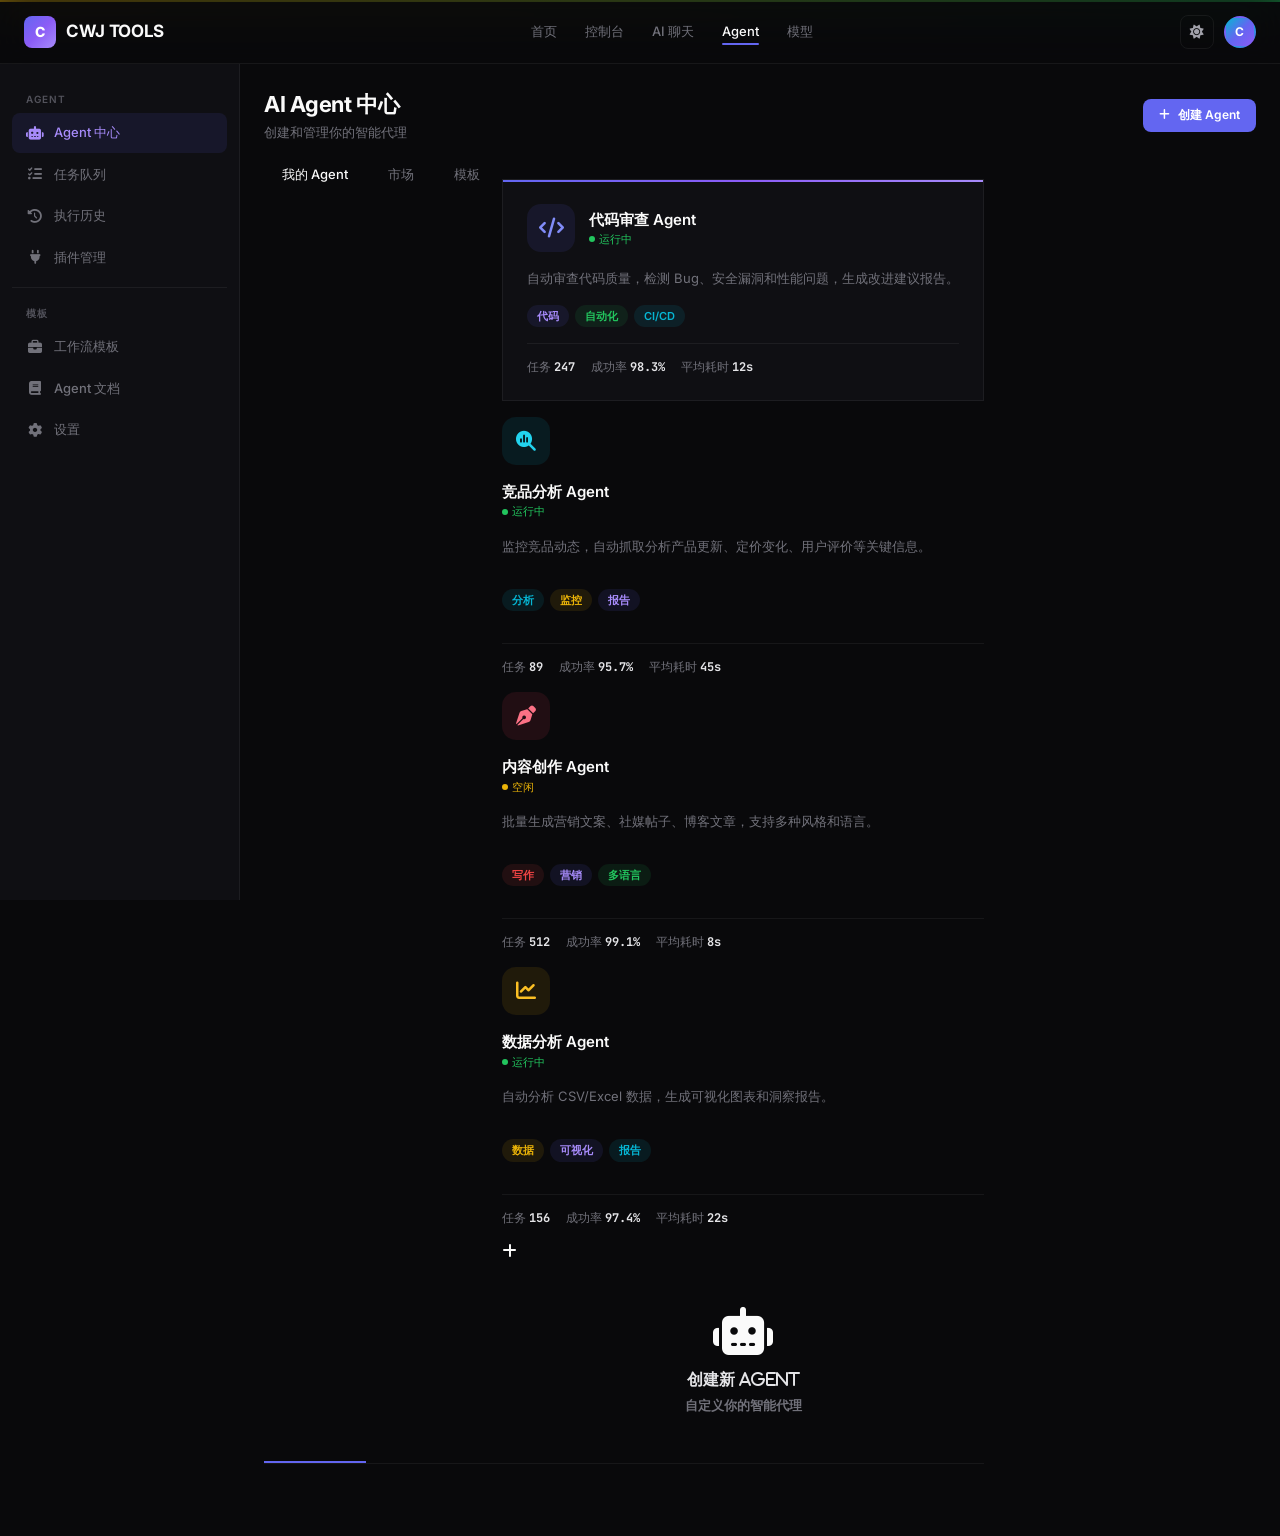
<file: agent.html>
<!DOCTYPE html>
<html lang="zh-CN">
<head>
<meta charset="UTF-8">
<meta name="theme-color" content="#09090b">
<link rel="preconnect" href="https://fonts.googleapis.com">
<link rel="preconnect" href="https://fonts.gstatic.com" crossorigin>
<link rel="preconnect" href="https://cdnjs.cloudflare.com">
<meta name="viewport" content="width=device-width,initial-scale=1,maximum-scale=1">
<meta name="description" content="CWJ TOOLS Agent 中心 — 创建和管理智能代理，自动执行复杂任务链。">
<title>AI Agent — CWJ TOOLS</title>
<link rel="stylesheet" href="https://cdnjs.cloudflare.com/ajax/libs/font-awesome/6.5.1/css/all.min.css">
<link href="https://fonts.googleapis.com/css2?family=Inter:wght@300;400;500;600;700;800&family=JetBrains+Mono:wght@400;500&display=swap" rel="stylesheet">
<link rel="stylesheet" href="shared.css">
<style>
.agent-grid{display:grid;grid-template-columns:repeat(auto-fill,minmax(300px,1fr));gap:16px;margin-top:24px}
.agent-card{background:var(--bg-2);border:1px solid var(--border);border-radius:var(--radius-lg);padding:24px;transition:all 0.4s var(--ease);cursor:pointer;position:relative;overflow:hidden}
.agent-card:hover{transform:translateY(-4px);border-color:rgba(99,102,241,0.2);box-shadow:0 20px 40px rgba(0,0,0,0.3)}
.agent-card::after{content:'';position:absolute;top:0;left:0;right:0;height:2px;opacity:0;transition:opacity 0.3s}
.agent-card:hover::after{opacity:1}
.agent-card>*{position:relative;z-index:1}
.agent-head{display:flex;align-items:center;gap:14px;margin-bottom:16px}
.agent-icon{width:48px;height:48px;border-radius:14px;display:flex;align-items:center;justify-content:center;font-size:20px}
.agent-status{display:flex;align-items:center;gap:4px;font-size:11px;font-weight:500}
.agent-status .dot{width:6px;height:6px;border-radius:50%}
.agent-status.online .dot{background:var(--green)} .agent-status.online{color:var(--green)}
.agent-status.idle .dot{background:var(--yellow)} .agent-status.idle{color:var(--yellow)}
.agent-status.offline .dot{background:var(--text-5)} .agent-status.offline{color:var(--text-4)}
.agent-desc{font-size:13px;color:var(--text-4);line-height:1.6;margin-bottom:16px}
.agent-tags{display:flex;flex-wrap:wrap;gap:6px;margin-bottom:16px}
.agent-stats{display:flex;gap:16px;padding-top:14px;border-top:1px solid var(--border)}
.agent-stat{font-size:12px;color:var(--text-4)}
.agent-stat strong{color:var(--text-2);font-family:var(--mono)}
.agent-create{
  border:2px dashed var(--border);border-radius:var(--radius-lg);padding:24px;
  display:flex;flex-direction:column;align-items:center;justify-content:center;
  min-height:260px;cursor:pointer;transition:all 0.3s;text-align:center;
}
.agent-create:hover{border-color:rgba(99,102,241,0.3);background:rgba(99,102,241,0.03)}
.agent-create i{font-size:28px;color:var(--text-4);margin-bottom:12px}
.agent-create span{font-size:14px;color:var(--text-4)}
</style>
</head>
<body>
<div class="loading-overlay"><svg class="svg-loader" viewBox="0 0 48 48" width="48" height="48"><circle cx="24" cy="24" r="20" fill="none" stroke="#6366f1" stroke-width="3" stroke-linecap="round" stroke-dasharray="120" stroke-dashoffset="120" style="animation:strokeDraw 1.5s ease-in-out infinite;transform-origin:center"/></svg><div class="loading-text">加载中...</div></div>
<a class="skip-link" href="#main">跳转到主要内容</a>

<nav class="nav" role="navigation" aria-label="主导航">
  <div class="nav-inner">
    <a href="index.html" class="nav-logo"><div class="logo-icon">C</div> CWJ TOOLS</a>
    <div class="nav-links">
      <a href="index.html">首页</a><a href="dashboard.html">控制台</a><a href="chat.html">AI 聊天</a>
      <a href="agent.html" class="active">Agent</a><a href="models.html">模型</a>
    </div>
    <div class="nav-right">
      <button class="theme-toggle" aria-label="切换主题"><i class="fas fa-sun"></i></button>
      <a href="profile.html" class="nav-avatar">C</a>
      <button class="nav-mobile" id="navToggle" aria-label="菜单" aria-expanded="false" aria-controls="mobileMenu"><i class="fas fa-bars"></i></button>
  </div>
</nav>
<div class="mobile-menu" id="mobileMenu" role="menu">
  <a href="index.html">首页</a><a href="dashboard.html">控制台</a><a href="chat.html">AI 聊天</a>
  <a href="agent.html">Agent</a><a href="models.html">模型</a><a href="settings.html">设置</a>
</div>
<div class="dash-shell">
  <aside class="dash-sidebar">
    <div class="dash-sidebar-label">Agent</div>
    <div class="dash-sidebar-item active"><i class="fas fa-robot"></i> Agent 中心</div>
    <div class="dash-sidebar-item"><i class="fas fa-list-check"></i> 任务队列</div>
    <div class="dash-sidebar-item"><i class="fas fa-clock-rotate-left"></i> 执行历史</div>
    <div class="dash-sidebar-item"><i class="fas fa-plug"></i> 插件管理</div>
    <div class="dash-sidebar-divider"></div>
    <div class="dash-sidebar-label">模板</div>
    <div class="dash-sidebar-item"><i class="fas fa-briefcase"></i> 工作流模板</div>
    <div class="dash-sidebar-item"><i class="fas fa-book"></i> Agent 文档</div>
    <a href="settings.html" class="dash-sidebar-item"><i class="fas fa-gear"></i> 设置</a>
  </aside>
  <main class="dash-main" id="main">
    <div class="dash-header">
      <div><h1>AI Agent 中心</h1><div class="dash-header-sub">创建和管理你的智能代理</div></div>
      <button class="btn btn-primary btn-sm" data-magnetic><i class="fas fa-plus"></i> 创建 Agent</button>
    <div class="tabs">
      <div class="tab active">我的 Agent</div>
      <div class="tab">市场</div>
      <div class="tab">模板</div>
    <div class="agent-grid" data-stagger>
      <div class="agent-card" data-tilt>
        <div style="position:absolute;top:0;left:0;right:0;height:2px;background:var(--g-1)"></div>
        <div class="agent-head">
          <div class="agent-icon" style="background:rgba(99,102,241,0.1);color:#818cf8"><i class="fas fa-code"></i></div>
          <div><div style="font-size:15px;font-weight:600">代码审查 Agent</div><div class="agent-status online"><span class="dot"></span> 运行中</div></div>
        </div>
        <div class="agent-desc">自动审查代码质量，检测 Bug、安全漏洞和性能问题，生成改进建议报告。</div>
        <div class="agent-tags"><span class="badge badge-accent">代码</span><span class="badge badge-green">自动化</span><span class="badge badge-cyan">CI/CD</span></div>
        <div class="agent-stats"><div class="agent-stat">任务 <strong>247</strong></div><div class="agent-stat">成功率 <strong>98.3%</strong></div><div class="agent-stat">平均耗时 <strong>12s</strong></div></div>
      </div>
        <div style="position:absolute;top:0;left:0;right:0;height:2px;background:linear-gradient(135deg,#06b6d4,#22c55e)"></div>
          <div class="agent-icon" style="background:rgba(6,182,212,0.1);color:#22d3ee"><i class="fas fa-magnifying-glass-chart"></i></div>
          <div><div style="font-size:15px;font-weight:600">竞品分析 Agent</div><div class="agent-status online"><span class="dot"></span> 运行中</div></div>
        <div class="agent-desc">监控竞品动态，自动抓取分析产品更新、定价变化、用户评价等关键信息。</div>
        <div class="agent-tags"><span class="badge badge-cyan">分析</span><span class="badge badge-yellow">监控</span><span class="badge badge-accent">报告</span></div>
        <div class="agent-stats"><div class="agent-stat">任务 <strong>89</strong></div><div class="agent-stat">成功率 <strong>95.7%</strong></div><div class="agent-stat">平均耗时 <strong>45s</strong></div></div>
        <div style="position:absolute;top:0;left:0;right:0;height:2px;background:linear-gradient(135deg,#f43f5e,#f97316)"></div>
          <div class="agent-icon" style="background:rgba(244,63,94,0.1);color:#fb7185"><i class="fas fa-pen-nib"></i></div>
          <div><div style="font-size:15px;font-weight:600">内容创作 Agent</div><div class="agent-status idle"><span class="dot"></span> 空闲</div></div>
        <div class="agent-desc">批量生成营销文案、社媒帖子、博客文章，支持多种风格和语言。</div>
        <div class="agent-tags"><span class="badge badge-red">写作</span><span class="badge badge-accent">营销</span><span class="badge badge-green">多语言</span></div>
        <div class="agent-stats"><div class="agent-stat">任务 <strong>512</strong></div><div class="agent-stat">成功率 <strong>99.1%</strong></div><div class="agent-stat">平均耗时 <strong>8s</strong></div></div>
        <div style="position:absolute;top:0;left:0;right:0;height:2px;background:linear-gradient(135deg,#eab308,#22c55e)"></div>
          <div class="agent-icon" style="background:rgba(234,179,8,0.1);color:#fbbf24"><i class="fas fa-chart-line"></i></div>
          <div><div style="font-size:15px;font-weight:600">数据分析 Agent</div><div class="agent-status online"><span class="dot"></span> 运行中</div></div>
        <div class="agent-desc">自动分析 CSV/Excel 数据，生成可视化图表和洞察报告。</div>
        <div class="agent-tags"><span class="badge badge-yellow">数据</span><span class="badge badge-accent">可视化</span><span class="badge badge-cyan">报告</span></div>
        <div class="agent-stats"><div class="agent-stat">任务 <strong>156</strong></div><div class="agent-stat">成功率 <strong>97.4%</strong></div><div class="agent-stat">平均耗时 <strong>22s</strong></div></div>
      <div data-empty data-empty-icon="🤖" data-empty-title="创建新 Agent" data-empty-desc="自定义你的智能代理"
        <i class="fas fa-plus"></i>
        <span>创建新 Agent</span>
        <div style="font-size:12px;color:var(--text-5);margin-top:6px">自定义你的智能代理</div>
  </main>
<script defer src="https://cdnjs.cloudflare.com/ajax/libs/gsap/3.12.2/gsap.min.js"></script>
<script src="api.js"></script>
<script src="shared.js"></script>
</body>
</html>
</file>
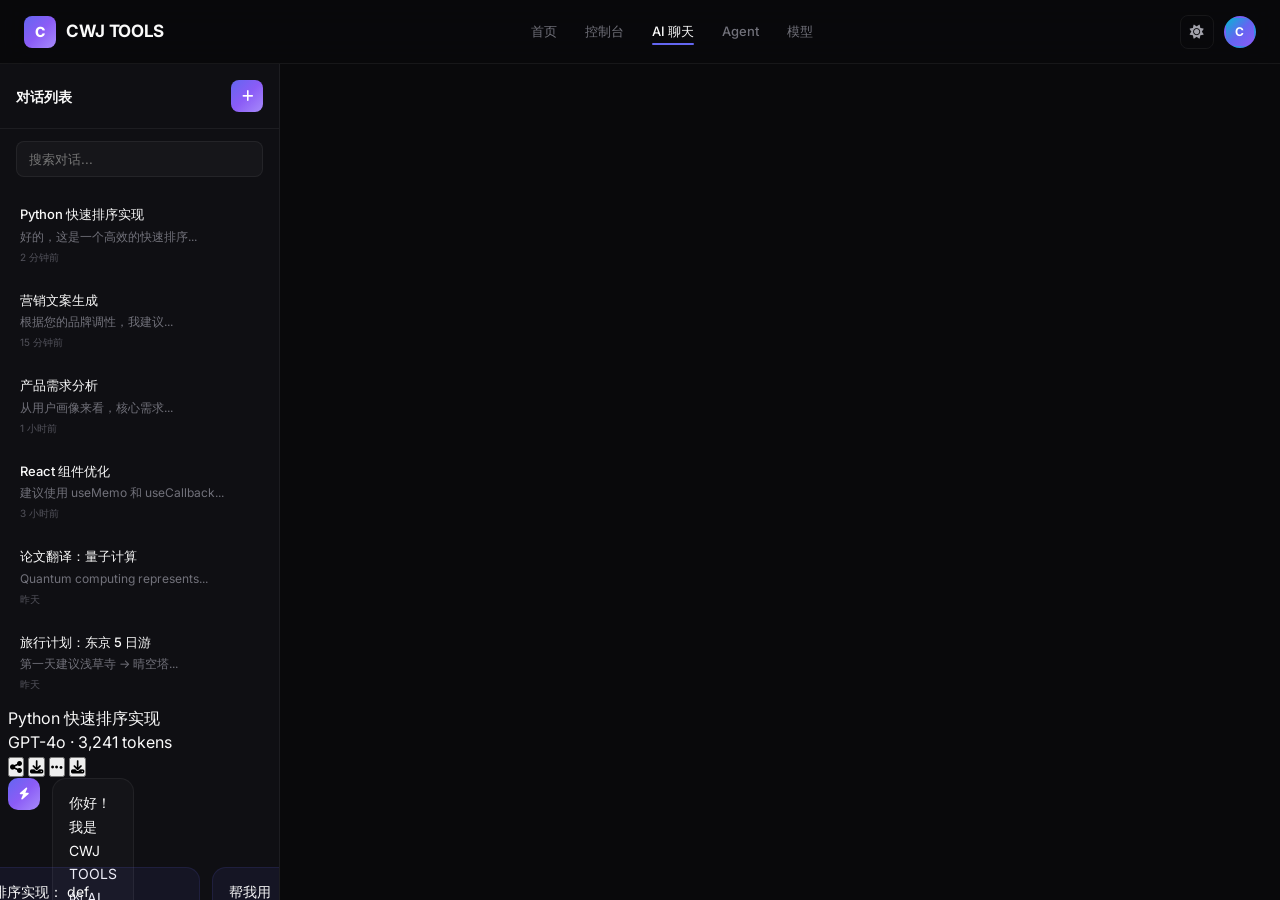
<file: chat.html>
<!DOCTYPE html>
<html lang="zh-CN">
<head>
<meta charset="UTF-8">
<meta name="theme-color" content="#09090b">
<link rel="preconnect" href="https://fonts.googleapis.com">
<link rel="preconnect" href="https://fonts.gstatic.com" crossorigin>
<link rel="preconnect" href="https://cdnjs.cloudflare.com">
<meta name="viewport" content="width=device-width,initial-scale=1,maximum-scale=1">
<meta name="description" content="CWJ TOOLS AI 聊天 — 多模型智能对话，支持 GPT-4o、Claude 4、Gemini 2.5 等。">
<title>AI 聊天 — CWJ TOOLS</title>
<link rel="stylesheet" href="https://cdnjs.cloudflare.com/ajax/libs/font-awesome/6.5.1/css/all.min.css">
<link href="https://fonts.googleapis.com/css2?family=Inter:wght@300;400;500;600;700;800&family=JetBrains+Mono:wght@400;500&display=swap" rel="stylesheet">
<link rel="stylesheet" href="shared.css">
<style>
.chat-shell{display:grid;grid-template-columns:280px 1fr;height:100vh;padding-top:var(--nav-h)}
.chat-list{
  background:var(--bg-2);border-right:1px solid var(--border);
  display:flex;flex-direction:column;overflow:hidden;
}
.chat-list-header{padding:16px;border-bottom:1px solid var(--border);display:flex;align-items:center;justify-content:space-between}
.chat-list-header h3{font-size:14px;font-weight:600}
.chat-new{width:32px;height:32px;border-radius:8px;background:var(--g-1);border:none;color:#fff;font-size:13px;cursor:pointer;display:flex;align-items:center;justify-content:center;transition:all 0.2s}
.chat-new:hover{opacity:0.85;transform:scale(1.05)}
.chat-search{padding:12px 16px}
.chat-search input{width:100%;height:36px;border-radius:8px;border:1px solid var(--border);background:rgba(255,255,255,0.03);color:var(--text);font-size:13px;padding:0 12px;outline:none;font-family:var(--font)}
.chat-search input:focus{border-color:rgba(99,102,241,0.3)}
.chat-items{flex:1;overflow-y:auto;padding:4px 8px}
.chat-item{
  padding:12px;border-radius:10px;cursor:pointer;transition:all 0.2s;margin-bottom:2px;
.chat-item:hover{background:rgba(255,255,255,0.03)}
.chat-item.active{background:rgba(99,102,241,0.08);border:1px solid rgba(99,102,241,0.12)}
.chat-item-title{font-size:13px;font-weight:500;margin-bottom:3px;white-space:nowrap;overflow:hidden;text-overflow:ellipsis}
.chat-item-preview{font-size:12px;color:var(--text-4);white-space:nowrap;overflow:hidden;text-overflow:ellipsis}
.chat-item-time{font-size:10px;color:var(--text-5);margin-top:4px}
.chat-main{display:flex;flex-direction:column;overflow:hidden;background:var(--bg)}
.chat-header{
  padding:12px 20px;border-bottom:1px solid var(--border);
  display:flex;align-items:center;justify-content:space-between;
  background:rgba(9,9,11,0.6);backdrop-filter:blur(12px);
.chat-header-left{display:flex;align-items:center;gap:10px}
.chat-header-title{font-size:14px;font-weight:600}
.chat-header-model{font-size:11px;color:var(--text-4);display:flex;align-items:center;gap:4px}
.chat-header-model .dot{width:6px;height:6px;border-radius:50%;background:var(--green)}
.chat-header-actions{display:flex;gap:6px}
.chat-header-actions button{
  width:32px;height:32px;border-radius:8px;border:1px solid var(--border);
  background:transparent;color:var(--text-4);font-size:12px;cursor:pointer;
  display:flex;align-items:center;justify-content:center;transition:all 0.2s;
.chat-header-actions button:hover{background:rgba(255,255,255,0.04);color:var(--text)}
.chat-messages{flex:1;overflow-y:auto;padding:24px 20px;display:flex;flex-direction:column;gap:16px}
.msg{display:flex;gap:12px;max-width:85%}
.msg.ai{align-self:flex-start}
.msg.user{align-self:flex-end;flex-direction:row-reverse}
.msg-avatar{
  width:32px;height:32px;border-radius:10px;flex-shrink:0;
  display:flex;align-items:center;justify-content:center;font-size:12px;font-weight:700;
.msg.ai .msg-avatar{background:var(--g-1);color:#fff}
.msg.user .msg-avatar{background:rgba(255,255,255,0.08);color:var(--text-4)}
.msg-body{
  padding:12px 16px;border-radius:14px;font-size:14px;line-height:1.7;
.msg.ai .msg-body{background:rgba(255,255,255,0.04);border:1px solid var(--border);border-bottom-left-radius:4px}
.msg.user .msg-body{background:rgba(99,102,241,0.1);border:1px solid rgba(99,102,241,0.15);border-bottom-right-radius:4px}
.msg-body code{font-family:var(--mono);font-size:12px;background:rgba(0,0,0,0.3);padding:2px 6px;border-radius:4px;color:var(--green)}
.msg-body pre{background:rgba(0,0,0,0.4);border-radius:8px;padding:14px;margin:10px 0;overflow-x:auto;font-size:12px;line-height:1.6;border:1px solid var(--border)}
.msg-body pre code{background:none;padding:0;color:var(--text)}
.msg-time{font-size:10px;color:var(--text-5);margin-top:4px}
.msg-actions{display:flex;gap:4px;margin-top:6px}
.msg-actions button{
  font-size:11px;color:var(--text-5);background:none;border:none;cursor:pointer;
  padding:2px 6px;border-radius:4px;transition:all 0.2s;
.msg-actions button:hover{background:rgba(255,255,255,0.04);color:var(--text-4)}
.chat-input-area{
  padding:16px 20px;border-top:1px solid var(--border);
.chat-input-row{display:flex;gap:8px;align-items:flex-end}
.chat-textarea{
  flex:1;min-height:44px;max-height:160px;border-radius:12px;
  border:1px solid var(--border);background:rgba(255,255,255,0.03);
  color:var(--text);font-size:14px;padding:12px 16px;outline:none;
  font-family:var(--font);resize:none;line-height:1.5;
.chat-textarea:focus{border-color:rgba(99,102,241,0.4)}
.chat-send{
  width:44px;height:44px;border-radius:12px;background:var(--g-1);
  border:none;color:#fff;font-size:14px;cursor:pointer;
  display:flex;align-items:center;justify-content:center;
  transition:all 0.2s;flex-shrink:0;
.chat-send:hover{opacity:0.85;transform:scale(1.05)}
.chat-tools{display:flex;gap:6px;margin-top:8px}
.chat-tools button{
  font-size:11px;color:var(--text-4);background:none;border:1px solid var(--border);
  padding:4px 10px;border-radius:6px;cursor:pointer;transition:all 0.2s;
  display:flex;align-items:center;gap:4px;
.chat-tools button:hover{background:rgba(255,255,255,0.04);color:var(--text)}
@media(max-width:768px){
  .chat-shell{grid-template-columns:1fr}
  .chat-list{display:none}
</style>
</head>
<body>
<div class="loading-overlay"><svg class="svg-loader" viewBox="0 0 48 48" width="48" height="48"><circle cx="24" cy="24" r="20" fill="none" stroke="#6366f1" stroke-width="3" stroke-linecap="round" stroke-dasharray="120" stroke-dashoffset="120" style="animation:strokeDraw 1.5s ease-in-out infinite;transform-origin:center"/></svg><div class="loading-text">加载中...</div></div>
<a class="skip-link" href="#main">跳转到主要内容</a>

<nav class="nav" role="navigation" aria-label="主导航">
  <div class="nav-inner">
    <a href="index.html" class="nav-logo"><div class="logo-icon">C</div> CWJ TOOLS</a>
    <div class="nav-links">
      <a href="index.html">首页</a><a href="dashboard.html">控制台</a>
      <a href="chat.html" class="active">AI 聊天</a><a href="agent.html">Agent</a><a href="models.html">模型</a>
    </div>
    <div class="nav-right">
      <button class="theme-toggle" aria-label="切换主题"><i class="fas fa-sun"></i></button>
      <a href="profile.html" class="nav-avatar">C</a>
      <button class="nav-mobile" id="navToggle" aria-label="菜单" aria-expanded="false" aria-controls="mobileMenu"><i class="fas fa-bars"></i></button>
  </div>
</nav>
<div class="mobile-menu" id="mobileMenu" role="menu">
  <a href="index.html">首页</a><a href="dashboard.html">控制台</a><a href="chat.html">AI 聊天</a>
  <a href="agent.html">Agent</a><a href="models.html">模型</a><a href="settings.html">设置</a>
</div>
<div class="chat-shell">
  <div class="chat-list">
    <div class="chat-list-header"><h3>对话列表</h3><button class="chat-new" title="新对话"><i class="fas fa-plus"></i></button></div>
    <div class="chat-search"><input type="text" placeholder="搜索对话..."></div>
    <div class="chat-items">
      <div class="chat-item active"><div class="chat-item-title">Python 快速排序实现</div><div class="chat-item-preview">好的，这是一个高效的快速排序...</div><div class="chat-item-time">2 分钟前</div></div>
      <div class="chat-item"><div class="chat-item-title">营销文案生成</div><div class="chat-item-preview">根据您的品牌调性，我建议...</div><div class="chat-item-time">15 分钟前</div></div>
      <div class="chat-item"><div class="chat-item-title">产品需求分析</div><div class="chat-item-preview">从用户画像来看，核心需求...</div><div class="chat-item-time">1 小时前</div></div>
      <div class="chat-item"><div class="chat-item-title">React 组件优化</div><div class="chat-item-preview">建议使用 useMemo 和 useCallback...</div><div class="chat-item-time">3 小时前</div></div>
      <div class="chat-item"><div class="chat-item-title">论文翻译：量子计算</div><div class="chat-item-preview">Quantum computing represents...</div><div class="chat-item-time">昨天</div></div>
      <div class="chat-item"><div class="chat-item-title">旅行计划：东京 5 日游</div><div class="chat-item-preview">第一天建议浅草寺 → 晴空塔...</div><div class="chat-item-time">昨天</div></div>
  <div class="chat-main">
    <div class="chat-header">
      <div class="chat-header-left">
        <div>
          <div class="chat-header-title">Python 快速排序实现</div>
          <div class="chat-header-model"><span class="dot"></span> GPT-4o · 3,241 tokens</div>
        </div>
      </div>
      <div class="chat-header-actions">
        <button title="分享"><i class="fas fa-share-nodes"></i></button>
        <button title="导出"><i class="fas fa-download"></i></button>
        <button title="更多"><i class="fas fa-ellipsis"></i></button>
        <button title="导出" data-export="csv"><i class="fas fa-download"></i></button>
    <div class="chat-messages" id="chatMessages">
      <div class="msg ai">
        <div class="msg-avatar"><i class="fas fa-bolt"></i></div>
        <div><div class="msg-body">你好！我是 CWJ TOOLS 的 AI 助手。我可以帮你解答问题、编写代码、分析数据、生成创意内容等。有什么可以帮你的？</div><div class="msg-time">14:30</div></div>
      <div class="msg user">
        <div class="msg-avatar">C</div>
        <div><div class="msg-body">帮我用 Python 写一个快速排序算法，要有详细注释</div><div class="msg-time">14:31</div></div>
          <div class="msg-body">
            好的！这是一个带详细注释的快速排序实现：<br><br>
            <pre><code>def quicksort(arr):
    """
    快速排序算法
    时间复杂度: O(n log n) 平均, O(n²) 最坏
    空间复杂度: O(log n)
    # 基线情况：数组长度 <= 1 时直接返回
    if len(arr) &lt;= 1:
        return arr
    
    # 选择基准元素（这里选中间元素）
    pivot = arr[len(arr) // 2]
    # 三路划分
    left = [x for x in arr if x &lt; pivot]   # 小于基准
    mid = [x for x in arr if x == pivot]    # 等于基准
    right = [x for x in arr if x &gt; pivot]   # 大于基准
    # 递归排序并合并
    return quicksort(left) + mid + quicksort(right)</code></pre>
            <strong>核心思想：</strong>选取一个基准值（pivot），将数组分为三部分，递归排序。<br><br>
            <strong>优化建议：</strong><br>
            • 使用 <code>random.choice(arr)</code> 随机选基准，避免最坏情况<br>
            • 对小数组（n &lt; 10）切换为插入排序<br>
            • 使用原地分区（Lomuto/Hoare partition）减少内存分配
          </div>
          <div class="msg-actions"><button><i class="fas fa-copy"></i> 复制</button><button><i class="fas fa-redo"></i> 重新生成</button><button><i class="fas fa-thumbs-up"></i></button></div>
          <div class="msg-time">14:31</div>
        <div><div class="msg-body">再写一个归并排序，对比一下两种算法</div><div class="msg-time">14:32</div></div>
            归并排序实现：<br><br>
            <pre><code>def merge_sort(arr):
    """归并排序 - 稳定的分治排序算法"""
    mid = len(arr) // 2
    left = merge_sort(arr[:mid])
    right = merge_sort(arr[mid:])
    return merge(left, right)
def merge(left, right):
    """合并两个有序数组"""
    result = []
    i = j = 0
    while i &lt; len(left) and j &lt; len(right):
        if left[i] &lt;= right[j]:
            result.append(left[i]); i += 1
        else:
            result.append(right[j]); j += 1
    result.extend(left[i:])
    result.extend(right[j:])
    return result</code></pre>
            <strong>对比：</strong>
            <table style="font-size:12px;margin-top:8px;border-collapse:collapse;width:100%">
              <tr style="border-bottom:1px solid var(--border)"><td style="padding:6px;font-weight:600">指标</td><td style="padding:6px;font-weight:600">快速排序</td><td style="padding:6px;font-weight:600">归并排序</td></tr>
              <tr style="border-bottom:1px solid var(--border)"><td style="padding:6px">时间(平均)</td><td style="padding:6px;color:var(--green)">O(n log n)</td><td style="padding:6px;color:var(--green)">O(n log n)</td></tr>
              <tr style="border-bottom:1px solid var(--border)"><td style="padding:6px">空间</td><td style="padding:6px;color:var(--green)">O(log n)</td><td style="padding:6px;color:var(--yellow)">O(n)</td></tr>
              <tr><td style="padding:6px">稳定性</td><td style="padding:6px;color:var(--yellow)">不稳定</td><td style="padding:6px;color:var(--green)">稳定</td></tr>
            </table>
          <div class="msg-time">14:32</div>
    <div class="chat-input-area">
      <div class="chat-input-row">
        <textarea class="chat-textarea" id="chatInput" placeholder="输入消息... (Shift+Enter 换行)" rows="1"></textarea>
        <button class="chat-send" data-magnetic><i class="fas fa-paper-plane"></i></button>
      <div class="chat-tools">
        <button><i class="fas fa-paperclip"></i> 附件</button>
        <button><i class="fas fa-image"></i> 图片</button>
        <button><i class="fas fa-code"></i> 代码</button>
        <button><i class="fas fa-globe"></i> 联网搜索</button>
<script defer src="https://cdnjs.cloudflare.com/ajax/libs/gsap/3.12.2/gsap.min.js"></script>
<script src="https://cdnjs.cloudflare.com/ajax/libs/gsap/3.12.2/gsap.min.js"></script>
<script src="api.js"></script>
<script src="shared.js"></script>
<script>
/* Auto-resize textarea */
var ta=document.querySelector('.chat-textarea');
if(ta){ta.addEventListener('input',function(){this.style.height='auto';this.style.height=Math.min(this.scrollHeight,160)+'px'})}
/* Init chat simulation */
ChatSim.init('chatMessages','chatInput');initMsgCollapse();
/* Export chat */
document.querySelectorAll('[data-export]').forEach(function(btn){
  btn.addEventListener('click',function(){
    var msgs=[];document.querySelectorAll('.chat-messages .msg').forEach(function(m){
      var role=m.classList.contains('ai')?'AI':'User';
      var text=m.querySelector('.msg-body').textContent.trim();
      msgs.push([role,text]);
    });
    ExportUtil.csv(['角色','内容'],msgs,'chat-export.csv');
  });
});
</script>
</body>
</html>
</file>
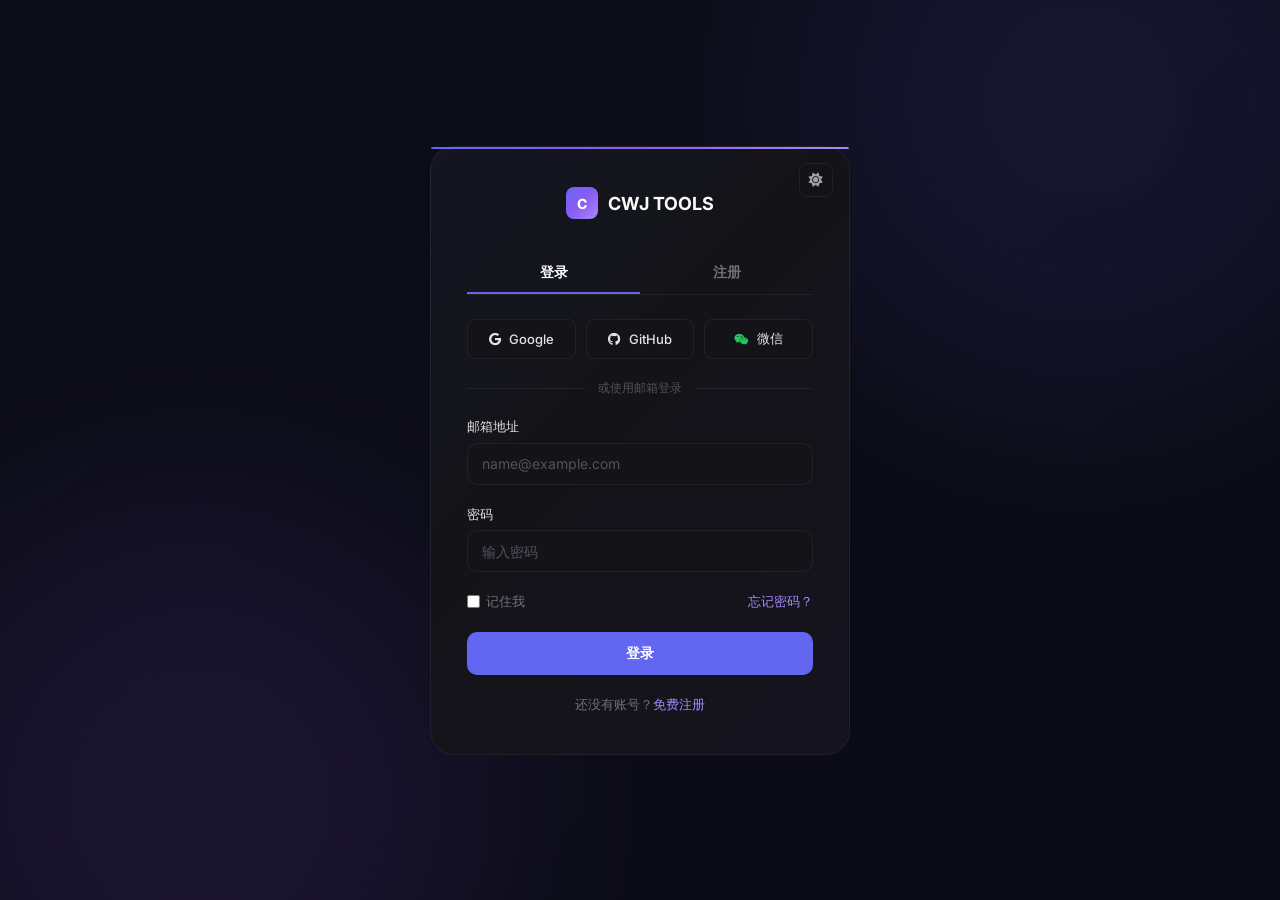
<file: login.html>
<!DOCTYPE html>
<html lang="zh-CN">
<head>
<meta charset="UTF-8">
<meta name="theme-color" content="#09090b">
<link rel="preconnect" href="https://fonts.googleapis.com">
<link rel="preconnect" href="https://fonts.gstatic.com" crossorigin>
<link rel="preconnect" href="https://cdnjs.cloudflare.com">
<meta name="viewport" content="width=device-width,initial-scale=1,maximum-scale=1">
<meta name="description" content="登录 CWJ TOOLS — 访问你的 AI 工作空间">
<title>登录 — CWJ TOOLS</title>
<link rel="stylesheet" href="https://cdnjs.cloudflare.com/ajax/libs/font-awesome/6.5.1/css/all.min.css">
<link href="https://fonts.googleapis.com/css2?family=Inter:wght@300;400;500;600;700;800&family=JetBrains+Mono:wght@400;500&display=swap&display=swap" rel="stylesheet">
<link rel="stylesheet" href="shared.css">
<style>
.login-page{min-height:100vh;display:flex;align-items:center;justify-content:center;padding:24px;position:relative;overflow:hidden}
.login-glow{position:absolute;width:600px;height:600px;border-radius:50%;filter:blur(100px);opacity:0.1;pointer-events:none}
.login-glow-1{top:-200px;right:-100px;background:#6366f1}
.login-glow-2{bottom:-200px;left:-100px;background:#8b5cf6}
.login-card{width:100%;max-width:420px;background:var(--bg-2);border:1px solid var(--border);border-radius:var(--r-2xl);padding:40px 36px;position:relative;z-index:2}
.login-card::before{content:'';position:absolute;top:0;left:0;right:0;height:2px;background:var(--g-1);border-radius:var(--r-2xl) var(--r-2xl) 0 0}
.login-logo{display:flex;align-items:center;gap:10px;font-size:18px;font-weight:700;margin-bottom:32px;justify-content:center}
.login-title{font-size:22px;font-weight:700;text-align:center;margin-bottom:6px}
.login-sub{font-size:14px;color:var(--text-4);text-align:center;margin-bottom:28px}
.login-divider{display:flex;align-items:center;gap:12px;margin:20px 0;font-size:12px;color:var(--text-5)}
.login-divider::before,.login-divider::after{content:'';flex:1;height:1px;background:var(--border)}
.social-btns{display:flex;gap:10px;margin-bottom:20px}
.social-btn{flex:1;display:flex;align-items:center;justify-content:center;gap:8px;padding:10px;border-radius:var(--r-sm);border:1px solid var(--border);background:var(--bg-3);color:var(--text-2);font-size:13px;font-weight:500;cursor:pointer;transition:all var(--dur-fast)}
.social-btn:hover{background:var(--bg-4);border-color:var(--border-2)}
.login-link{text-align:center;margin-top:20px;font-size:13px;color:var(--text-4)}
.login-link a{color:var(--accent-3);font-weight:500}
.login-link a:hover{text-decoration:underline}
.login-tabs{display:flex;gap:0;margin-bottom:24px;border-bottom:1px solid var(--border)}
.login-tab{flex:1;padding:10px;text-align:center;font-size:14px;font-weight:600;color:var(--text-4);cursor:pointer;border-bottom:2px solid transparent;transition:all var(--dur-fast)}
.login-tab.active{color:var(--text);border-bottom-color:var(--accent)}
.login-form{display:none}
.login-form.active{display:block}
.login-error{font-size:12px;color:var(--red);margin-top:4px;display:none}
.login-error.show{display:block}
.login-success{font-size:13px;color:var(--green);text-align:center;margin-top:12px;display:none}
</style>
</head>
<body>
<div class="loading-overlay"><svg class="svg-loader" viewBox="0 0 48 48" width="48" height="48"><circle cx="24" cy="24" r="20" fill="none" stroke="#6366f1" stroke-width="3" stroke-linecap="round" stroke-dasharray="120" stroke-dashoffset="120" style="animation:strokeDraw 1.5s ease-in-out infinite;transform-origin:center"/></svg><div class="loading-text">加载中...</div></div>
<a class="skip-link" href="#loginForm">跳转到登录表单</a>
<div class="login-page breath-bg" id="main">
  <div class="login-glow login-glow-1"></div>
  <div class="login-glow login-glow-2"></div>
  <div class="login-card" data-tilt>
    <div style="position:absolute;top:16px;right:16px;z-index:10"><button class="theme-toggle" aria-label="切换主题"><i class="fas fa-sun"></i></button></div>
    <div class="login-logo"><div class="logo-icon">C</div> CWJ TOOLS</div>

    <div class="login-tabs">
      <div class="login-tab active" data-tab="login">登录</div>
      <div class="login-tab" data-tab="register">注册</div>
    </div>

    <!-- Login Form -->
    <div class="login-form active" id="loginForm">
      <div class="social-btns">
        <button class="social-btn" onclick="socialLogin('Google')"><i class="fab fa-google"></i> Google</button>
        <button class="social-btn" onclick="socialLogin('GitHub')"><i class="fab fa-github"></i> GitHub</button>
        <button class="social-btn" onclick="socialLogin('微信')"><i class="fab fa-weixin" style="color:#22c55e"></i> 微信</button>
      </div>
      <div class="login-divider">或使用邮箱登录</div>
      <div class="form-group">
        <label class="form-label" for="loginEmail">邮箱地址</label>
        <input class="form-input" id="loginEmail" type="email" placeholder="name@example.com">
        <div class="login-error" id="loginEmailErr">请输入有效的邮箱地址</div>
      </div>
      <div class="form-group">
        <label class="form-label" for="loginPass">密码</label>
        <input class="form-input" id="loginPass" type="password" placeholder="输入密码">
        <div class="login-error" id="loginPassErr">密码不能为空</div>
      </div>
      <div style="display:flex;justify-content:space-between;align-items:center;margin-bottom:20px">
        <label style="display:flex;align-items:center;gap:6px;font-size:13px;color:var(--text-4);cursor:pointer"><input type="checkbox" style="accent-color:var(--accent)"> 记住我</label>
        <a href="#" style="font-size:13px;color:var(--accent-3)">忘记密码？</a>
      </div>
      <button class="btn btn-primary" style="width:100%;justify-content:center" data-magnetic onclick="doLogin()">登录</button>
      <p class="login-link">还没有账号？<a href="#" onclick="switchTab('register');return false">免费注册</a></p>
    </div>

    <!-- Register Form -->
    <div class="login-form" id="registerForm">
      <div class="form-group">
        <label class="form-label" for="regName">用户名</label>
        <input class="form-input" id="regName" type="text" placeholder="输入用户名">
        <div class="login-error" id="regNameErr">用户名至少 2 个字符</div>
      </div>
      <div class="form-group">
        <label class="form-label" for="regEmail">邮箱地址</label>
        <input class="form-input" id="regEmail" type="email" placeholder="name@example.com">
        <div class="login-error" id="regEmailErr">请输入有效的邮箱地址</div>
      </div>
      <div class="form-group">
        <label class="form-label" for="regPass">密码</label>
        <input class="form-input" id="regPass" type="password" placeholder="至少 6 位密码">
        <div class="login-error" id="regPassErr">密码至少 6 位</div>
      </div>
      <div class="form-group">
        <label class="form-label" for="regPass2">确认密码</label>
        <input class="form-input" id="regPass2" type="password" placeholder="再次输入密码">
        <div class="login-error" id="regPass2Err">两次密码不一致</div>
      </div>
      <button class="btn btn-primary" style="width:100%;justify-content:center" data-magnetic onclick="doRegister()">注册</button>
      <p class="login-link">已有账号？<a href="#" onclick="switchTab('login');return false">立即登录</a></p>
    </div>

    <div class="login-success" id="loginSuccess"></div>
  </div>
</div>

<script src="https://cdnjs.cloudflare.com/ajax/libs/gsap/3.12.2/gsap.min.js"></script>
<script src="api.js"></script>
<script src="shared.js"></script>
<script>
function switchTab(tab){
  document.querySelectorAll('.login-tab').forEach(function(t){t.classList.toggle('active',t.dataset.tab===tab)});
  document.getElementById('loginForm').classList.toggle('active',tab==='login');
  document.getElementById('registerForm').classList.toggle('active',tab==='register');
  document.querySelectorAll('.login-error').forEach(function(e){e.classList.remove('show')});
}
document.querySelectorAll('.login-tab').forEach(function(t){t.addEventListener('click',function(){switchTab(t.dataset.tab)})});

function showError(id){document.getElementById(id).classList.add('show')}
function hideError(id){document.getElementById(id).classList.remove('show')}
function isValidEmail(e){return/^[^\s@]+@[^\s@]+\.[^\s@]+$/.test(e)}

function doLogin(){
  var valid=true;
  var email=document.getElementById('loginEmail').value.trim();
  var pass=document.getElementById('loginPass').value;
  if(!isValidEmail(email)){showError('loginEmailErr');valid=false}else{hideError('loginEmailErr')}
  if(!pass){showError('loginPassErr');valid=false}else{hideError('loginPassErr')}
  if(!valid)return;
  api.auth.login(email,pass).then(function(res){
    BadgeToast.show('登录成功','✓','success');
    var el=document.getElementById('loginSuccess');
    el.textContent='✓ 登录成功，正在跳转...';el.style.display='block';
    setTimeout(function(){location.href='dashboard.html'},800);
  });
}

function doRegister(){
  var valid=true;
  var name=document.getElementById('regName').value.trim();
  var email=document.getElementById('regEmail').value.trim();
  var pass=document.getElementById('regPass').value;
  var pass2=document.getElementById('regPass2').value;
  if(name.length<2){showError('regNameErr');valid=false}else{hideError('regNameErr')}
  if(!isValidEmail(email)){showError('regEmailErr');valid=false}else{hideError('regEmailErr')}
  if(pass.length<6){showError('regPassErr');valid=false}else{hideError('regPassErr')}
  if(pass!==pass2){showError('regPass2Err');valid=false}else{hideError('regPass2Err')}
  if(!valid)return;
  api.auth.register(name,email,pass).then(function(res){
    BadgeToast.show('注册成功','✓','success');
    var el=document.getElementById('loginSuccess');
    el.textContent='✓ 注册成功，正在跳转...';el.style.display='block';
    setTimeout(function(){location.href='dashboard.html'},800);
  });
}

function socialLogin(provider){
  AuthMock.login('user@'+provider.toLowerCase()+'.com');
  showToast('通过 '+provider+' 登录成功');BadgeToast.show('登录成功','✓','success');
  setTimeout(function(){location.href='dashboard.html'},600);
}

/* Enter key support */
document.getElementById('loginPass').addEventListener('keydown',function(e){if(e.key==='Enter')doLogin()});
document.getElementById('regPass2').addEventListener('keydown',function(e){if(e.key==='Enter')doRegister()});
</script>
</body>
</html>
</file>
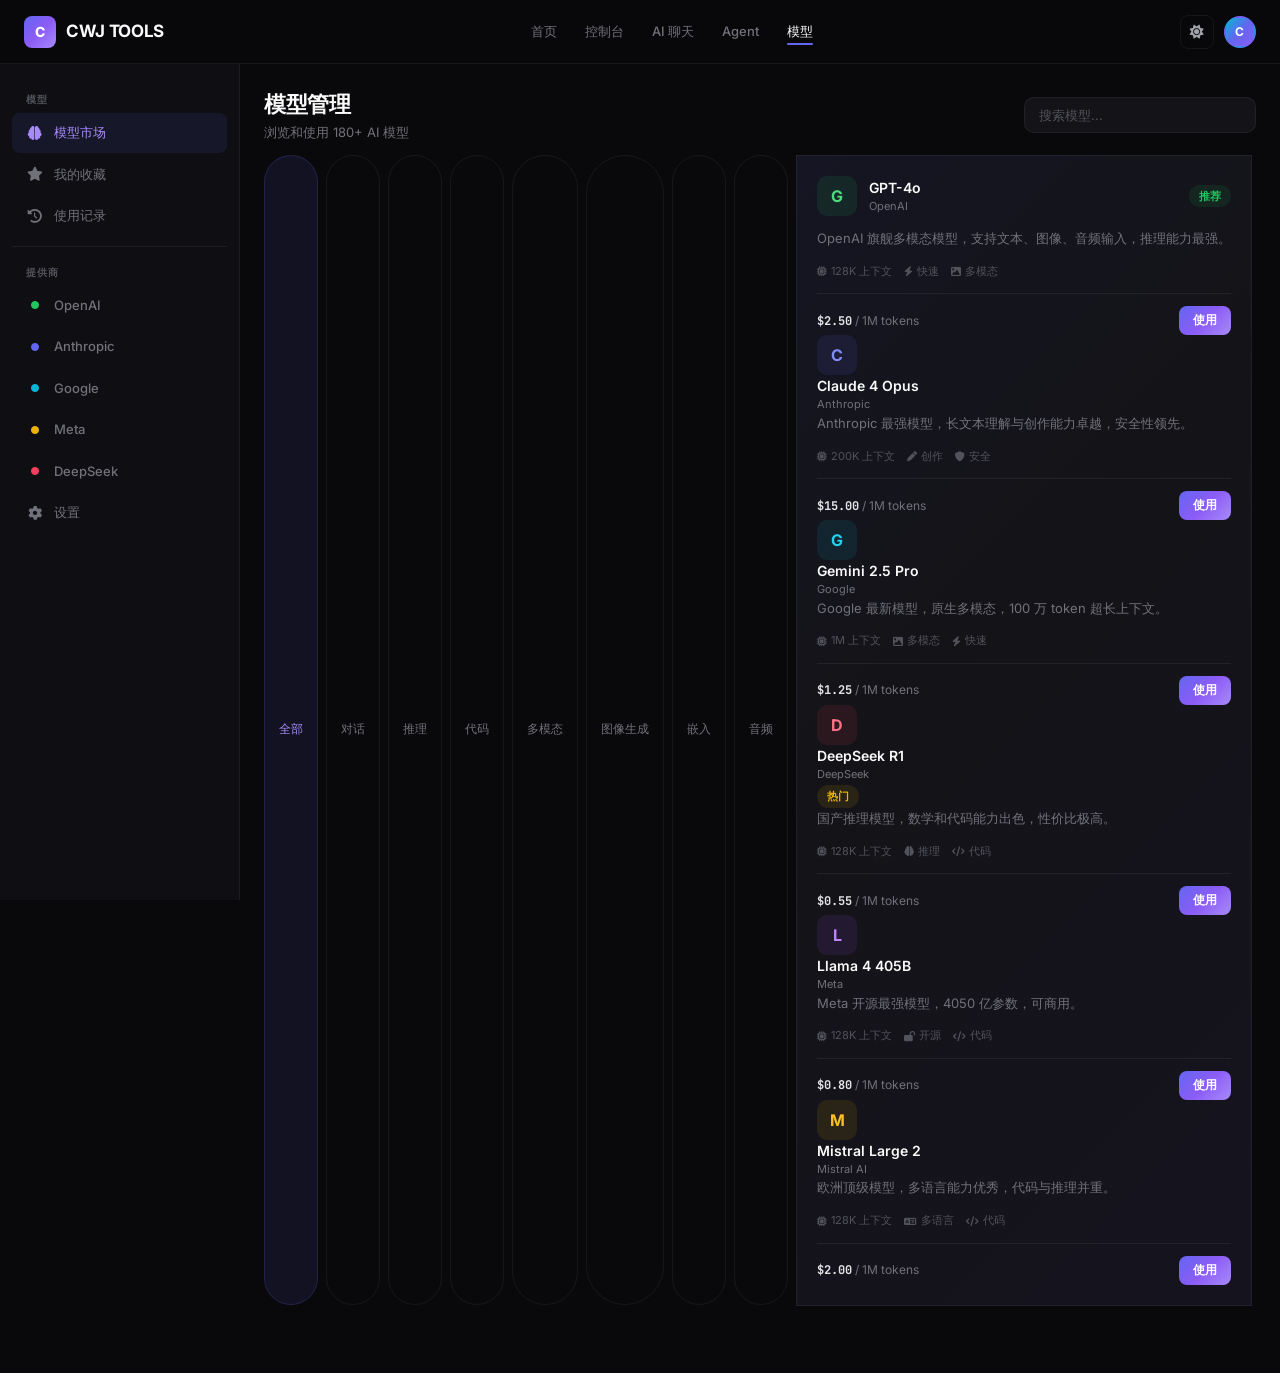
<file: models.html>
<!DOCTYPE html>
<html lang="zh-CN">
<head>
<meta charset="UTF-8">
<meta name="theme-color" content="#09090b">
<link rel="preconnect" href="https://fonts.googleapis.com">
<link rel="preconnect" href="https://fonts.gstatic.com" crossorigin>
<link rel="preconnect" href="https://cdnjs.cloudflare.com">
<meta name="viewport" content="width=device-width,initial-scale=1,maximum-scale=1">
<meta name="description" content="CWJ TOOLS 模型管理 — 浏览和使用 180+ AI 模型，一键切换。">
<title>模型管理 — CWJ TOOLS</title>
<link rel="stylesheet" href="https://cdnjs.cloudflare.com/ajax/libs/font-awesome/6.5.1/css/all.min.css">
<link href="https://fonts.googleapis.com/css2?family=Inter:wght@300;400;500;600;700;800&family=JetBrains+Mono:wght@400;500&display=swap" rel="stylesheet">
<link rel="stylesheet" href="shared.css">
<style>
.model-filters{display:flex;gap:8px;margin-bottom:20px;flex-wrap:wrap}
.filter-btn{padding:6px 14px;border-radius:100px;font-size:12px;font-weight:500;border:1px solid var(--border);background:transparent;color:var(--text-4);cursor:pointer;transition:all 0.2s}
.filter-btn:hover{background:rgba(255,255,255,0.04);color:var(--text)}
.filter-btn.active{background:rgba(99,102,241,0.1);border-color:rgba(99,102,241,0.2);color:var(--accent-3)}
.model-grid{display:grid;grid-template-columns:repeat(auto-fill,minmax(340px,1fr));gap:14px}
.model-card{background:var(--bg-2);border:1px solid var(--border);border-radius:var(--radius);padding:20px;transition:all 0.3s var(--ease);cursor:pointer}
.model-card:hover{transform:translateY(-2px);border-color:rgba(99,102,241,0.15);box-shadow:var(--shadow-md)}
.model-card-head{display:flex;align-items:center;gap:12px;margin-bottom:12px}
.model-logo{width:40px;height:40px;border-radius:10px;display:flex;align-items:center;justify-content:center;font-size:16px;font-weight:700}
.model-name{font-size:14px;font-weight:600}
.model-provider{font-size:11px;color:var(--text-4)}
.model-desc{font-size:13px;color:var(--text-4);line-height:1.6;margin-bottom:14px}
.model-specs{display:flex;gap:12px;flex-wrap:wrap;margin-bottom:14px}
.model-spec{font-size:11px;color:var(--text-5);display:flex;align-items:center;gap:4px}
.model-spec i{font-size:10px}
.model-price{display:flex;align-items:center;justify-content:space-between;padding-top:12px;border-top:1px solid var(--border)}
.model-price-left{font-size:12px;color:var(--text-4)}
.model-price-left strong{color:var(--text-2);font-family:var(--mono)}
.model-use{padding:6px 14px;border-radius:8px;font-size:12px;font-weight:600;background:var(--g-1);color:#fff;border:none;cursor:pointer;transition:all 0.2s}
.model-use:hover{opacity:0.85}
</style>
</head>
<body>
<div class="loading-overlay"><svg class="svg-loader" viewBox="0 0 48 48" width="48" height="48"><circle cx="24" cy="24" r="20" fill="none" stroke="#6366f1" stroke-width="3" stroke-linecap="round" stroke-dasharray="120" stroke-dashoffset="120" style="animation:strokeDraw 1.5s ease-in-out infinite;transform-origin:center"/></svg><div class="loading-text">加载中...</div></div>
<a class="skip-link" href="#main">跳转到主要内容</a>

<nav class="nav" role="navigation" aria-label="主导航">
  <div class="nav-inner">
    <a href="index.html" class="nav-logo"><div class="logo-icon">C</div> CWJ TOOLS</a>
    <div class="nav-links">
      <a href="index.html">首页</a><a href="dashboard.html">控制台</a><a href="chat.html">AI 聊天</a>
      <a href="agent.html">Agent</a><a href="models.html" class="active">模型</a>
    </div>
    <div class="nav-right">
      <button class="theme-toggle" aria-label="切换主题"><i class="fas fa-sun"></i></button>
      <a href="profile.html" class="nav-avatar">C</a>
      <button class="nav-mobile" id="navToggle" aria-label="菜单" aria-expanded="false" aria-controls="mobileMenu"><i class="fas fa-bars"></i></button>
  </div>
</nav>
<div class="mobile-menu" id="mobileMenu" role="menu">
  <a href="index.html">首页</a><a href="dashboard.html">控制台</a><a href="chat.html">AI 聊天</a>
  <a href="agent.html">Agent</a><a href="models.html">模型</a><a href="settings.html">设置</a>
</div>
<div class="dash-shell">
  <aside class="dash-sidebar">
    <div class="dash-sidebar-label">模型</div>
    <div class="dash-sidebar-item active"><i class="fas fa-brain"></i> 模型市场</div>
    <div class="dash-sidebar-item"><i class="fas fa-star"></i> 我的收藏</div>
    <div class="dash-sidebar-item"><i class="fas fa-clock-rotate-left"></i> 使用记录</div>
    <div class="dash-sidebar-divider"></div>
    <div class="dash-sidebar-label">提供商</div>
    <div class="dash-sidebar-item"><i class="fas fa-circle" style="color:var(--green);font-size:8px"></i> OpenAI</div>
    <div class="dash-sidebar-item"><i class="fas fa-circle" style="color:var(--accent);font-size:8px"></i> Anthropic</div>
    <div class="dash-sidebar-item"><i class="fas fa-circle" style="color:var(--cyan);font-size:8px"></i> Google</div>
    <div class="dash-sidebar-item"><i class="fas fa-circle" style="color:var(--yellow);font-size:8px"></i> Meta</div>
    <div class="dash-sidebar-item"><i class="fas fa-circle" style="color:var(--pink);font-size:8px"></i> DeepSeek</div>
    <a href="settings.html" class="dash-sidebar-item"><i class="fas fa-gear"></i> 设置</a>
  </aside>
  <main class="dash-main" id="main">
    <div class="dash-header">
      <div><h1>模型管理</h1><div class="dash-header-sub">浏览和使用 180+ AI 模型</div></div>
      <div style="display:flex;gap:8px">
        <input class="form-input" type="text" placeholder="搜索模型..." style="max-width:240px;width:100%;height:36px;font-size:13px">
      </div>
    <div class="model-filters">
      <button class="filter-btn active">全部</button>
      <button class="filter-btn">对话</button>
      <button class="filter-btn">推理</button>
      <button class="filter-btn">代码</button>
      <button class="filter-btn">多模态</button>
      <button class="filter-btn">图像生成</button>
      <button class="filter-btn">嵌入</button>
      <button class="filter-btn">音频</button>
    <div class="model-grid" data-stagger>
      <div class="model-card" data-tilt>
        <div class="model-card-head">
          <div class="model-logo" style="background:rgba(34,197,94,0.1);color:#4ade80">G</div>
          <div><div class="model-name">GPT-4o</div><div class="model-provider">OpenAI</div></div>
          <span class="badge badge-green" style="margin-left:auto">推荐</span>
        </div>
        <div class="model-desc">OpenAI 旗舰多模态模型，支持文本、图像、音频输入，推理能力最强。</div>
        <div class="model-specs"><span class="model-spec"><i class="fas fa-microchip"></i> 128K 上下文</span><span class="model-spec"><i class="fas fa-bolt"></i> 快速</span><span class="model-spec"><i class="fas fa-image"></i> 多模态</span></div>
        <div class="model-price"><div class="model-price-left"><strong>$2.50</strong> / 1M tokens</div><button class="model-use">使用</button></div>
          <div class="model-logo" style="background:rgba(99,102,241,0.1);color:#818cf8">C</div>
          <div><div class="model-name">Claude 4 Opus</div><div class="model-provider">Anthropic</div></div>
        <div class="model-desc">Anthropic 最强模型，长文本理解与创作能力卓越，安全性领先。</div>
        <div class="model-specs"><span class="model-spec"><i class="fas fa-microchip"></i> 200K 上下文</span><span class="model-spec"><i class="fas fa-pen"></i> 创作</span><span class="model-spec"><i class="fas fa-shield"></i> 安全</span></div>
        <div class="model-price"><div class="model-price-left"><strong>$15.00</strong> / 1M tokens</div><button class="model-use">使用</button></div>
          <div class="model-logo" style="background:rgba(6,182,212,0.1);color:#22d3ee">G</div>
          <div><div class="model-name">Gemini 2.5 Pro</div><div class="model-provider">Google</div></div>
        <div class="model-desc">Google 最新模型，原生多模态，100 万 token 超长上下文。</div>
        <div class="model-specs"><span class="model-spec"><i class="fas fa-microchip"></i> 1M 上下文</span><span class="model-spec"><i class="fas fa-image"></i> 多模态</span><span class="model-spec"><i class="fas fa-bolt"></i> 快速</span></div>
        <div class="model-price"><div class="model-price-left"><strong>$1.25</strong> / 1M tokens</div><button class="model-use">使用</button></div>
          <div class="model-logo" style="background:rgba(244,63,94,0.1);color:#fb7185">D</div>
          <div><div class="model-name">DeepSeek R1</div><div class="model-provider">DeepSeek</div></div>
          <span class="badge badge-yellow" style="margin-left:auto">热门</span>
        <div class="model-desc">国产推理模型，数学和代码能力出色，性价比极高。</div>
        <div class="model-specs"><span class="model-spec"><i class="fas fa-microchip"></i> 128K 上下文</span><span class="model-spec"><i class="fas fa-brain"></i> 推理</span><span class="model-spec"><i class="fas fa-code"></i> 代码</span></div>
        <div class="model-price"><div class="model-price-left"><strong>$0.55</strong> / 1M tokens</div><button class="model-use">使用</button></div>
          <div class="model-logo" style="background:rgba(168,85,247,0.1);color:#c084fc">L</div>
          <div><div class="model-name">Llama 4 405B</div><div class="model-provider">Meta</div></div>
        <div class="model-desc">Meta 开源最强模型，4050 亿参数，可商用。</div>
        <div class="model-specs"><span class="model-spec"><i class="fas fa-microchip"></i> 128K 上下文</span><span class="model-spec"><i class="fas fa-lock-open"></i> 开源</span><span class="model-spec"><i class="fas fa-code"></i> 代码</span></div>
        <div class="model-price"><div class="model-price-left"><strong>$0.80</strong> / 1M tokens</div><button class="model-use">使用</button></div>
          <div class="model-logo" style="background:rgba(234,179,8,0.1);color:#fbbf24">M</div>
          <div><div class="model-name">Mistral Large 2</div><div class="model-provider">Mistral AI</div></div>
        <div class="model-desc">欧洲顶级模型，多语言能力优秀，代码与推理并重。</div>
        <div class="model-specs"><span class="model-spec"><i class="fas fa-microchip"></i> 128K 上下文</span><span class="model-spec"><i class="fas fa-language"></i> 多语言</span><span class="model-spec"><i class="fas fa-code"></i> 代码</span></div>
        <div class="model-price"><div class="model-price-left"><strong>$2.00</strong> / 1M tokens</div><button class="model-use">使用</button></div>
  </main>
<script defer src="https://cdnjs.cloudflare.com/ajax/libs/gsap/3.12.2/gsap.min.js"></script>
<script src="api.js"></script>
<script src="shared.js"></script>
<script>
document.querySelectorAll('.filter-btn').forEach(function(btn){
  btn.addEventListener('click',function(){
    document.querySelectorAll('.filter-btn').forEach(function(b){b.classList.remove('active')});
    btn.classList.add('active');
  });
});
</script>
</body>
</html>
</file>
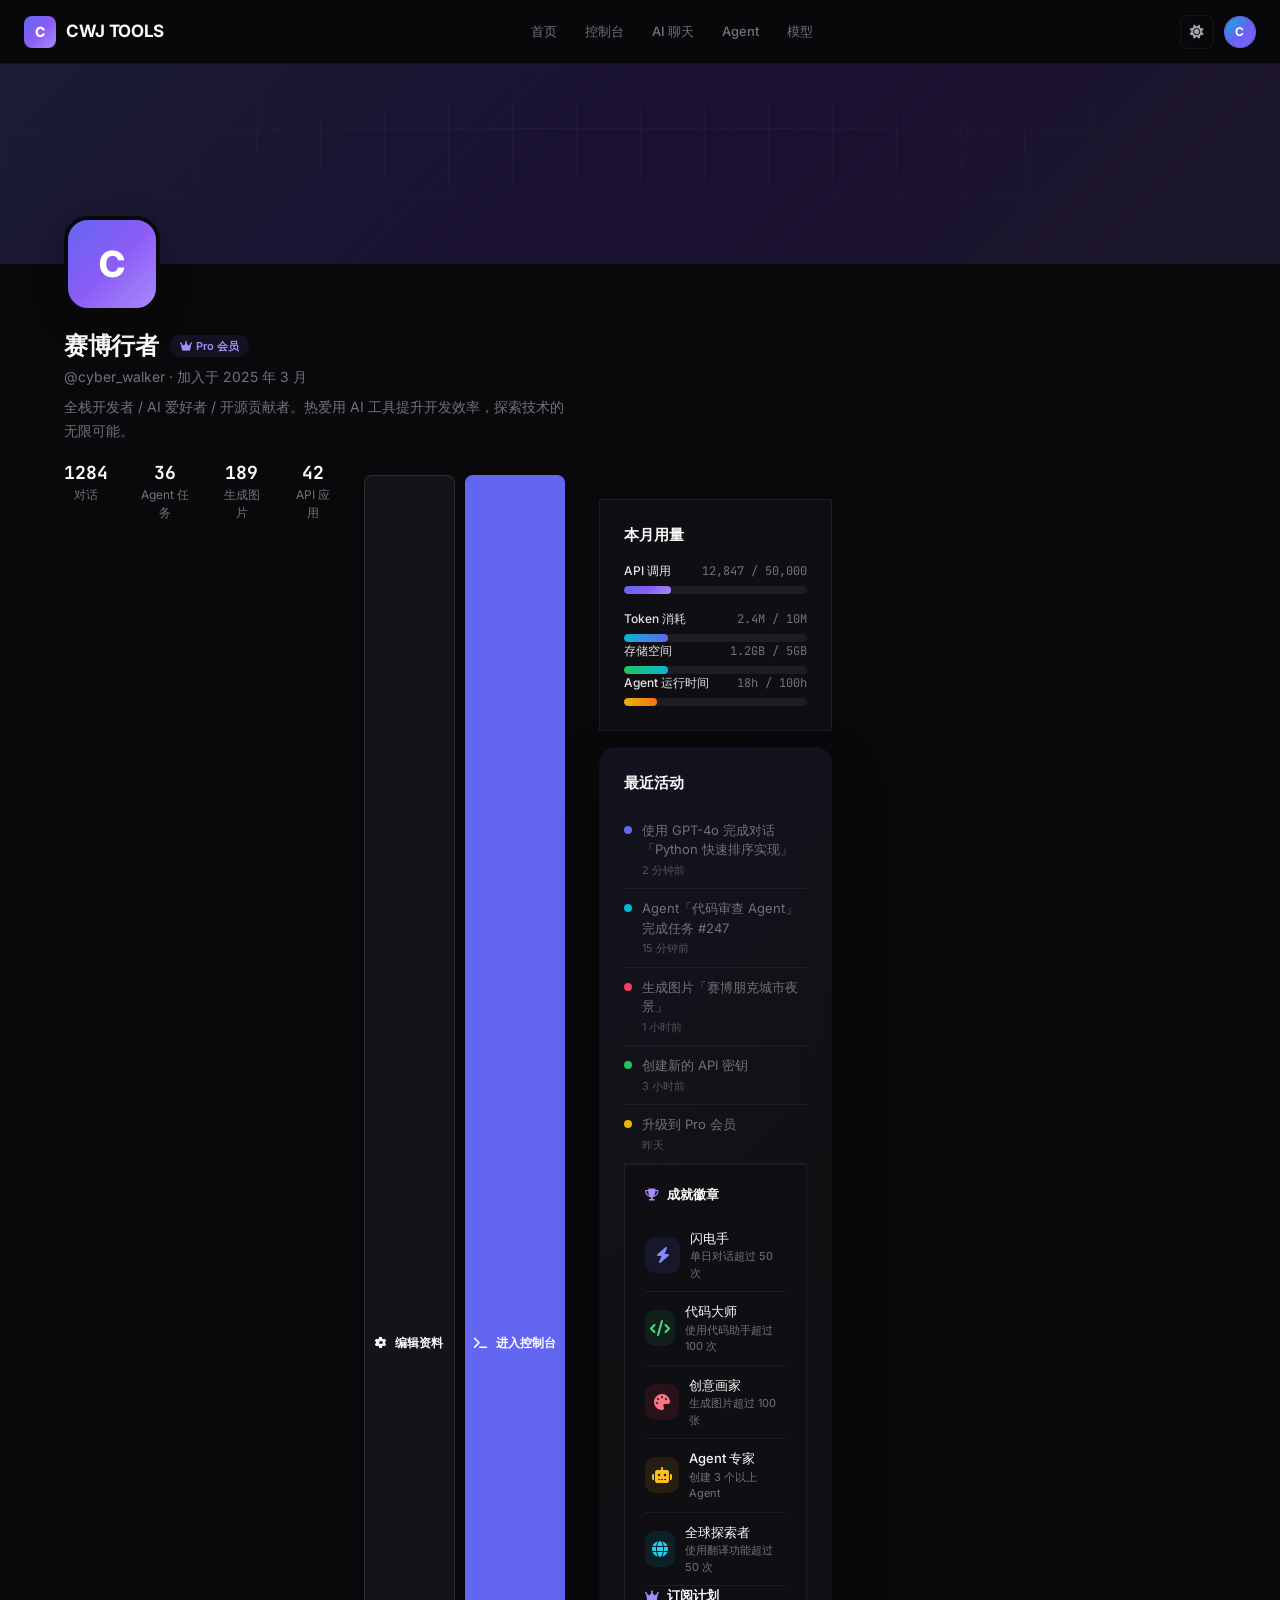
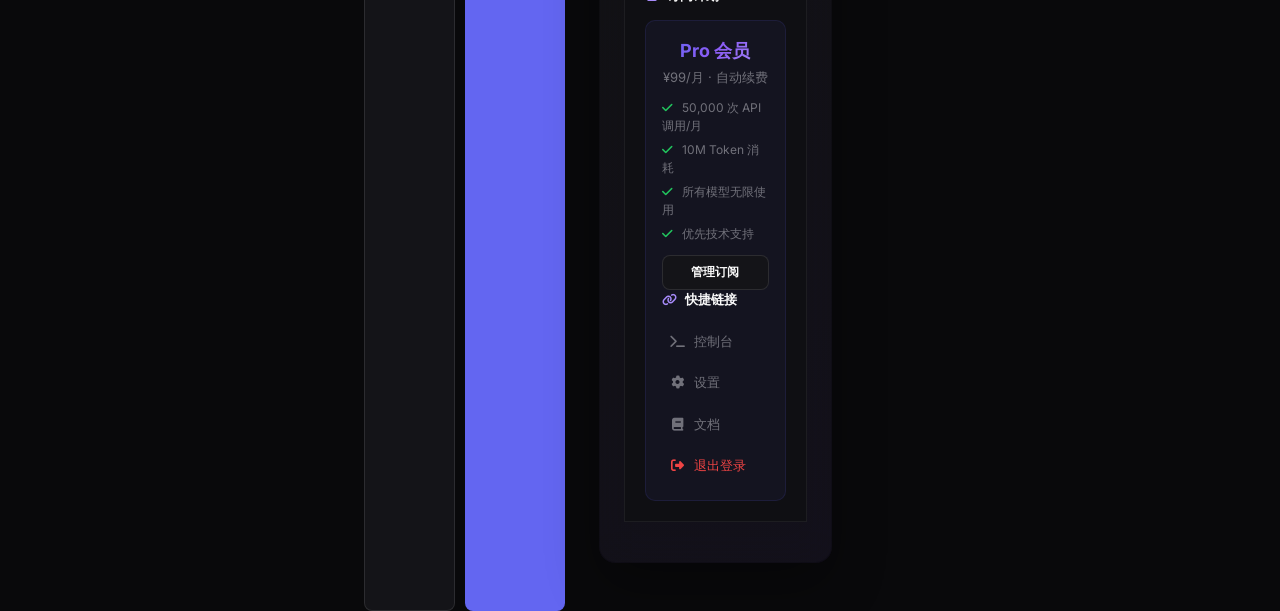
<file: profile.html>
<!DOCTYPE html>
<html lang="zh-CN">
<head>
<meta charset="UTF-8">
<meta name="theme-color" content="#09090b">
<link rel="preconnect" href="https://fonts.googleapis.com">
<link rel="preconnect" href="https://fonts.gstatic.com" crossorigin>
<link rel="preconnect" href="https://cdnjs.cloudflare.com">
<meta name="viewport" content="width=device-width,initial-scale=1,maximum-scale=1">
<meta name="description" content="CWJ TOOLS 个人中心 — 查看用量、成就和订阅信息。">
<title>个人中心 — CWJ TOOLS</title>
<link rel="stylesheet" href="https://cdnjs.cloudflare.com/ajax/libs/font-awesome/6.5.1/css/all.min.css">
<link href="https://fonts.googleapis.com/css2?family=Inter:wght@300;400;500;600;700;800&family=JetBrains+Mono:wght@400;500&display=swap" rel="stylesheet">
<link rel="stylesheet" href="shared.css">
<style>
.profile-banner{height:200px;background:linear-gradient(135deg,#0f0f13 0%,#1a1033 50%,#0f0f13 100%);position:relative;overflow:hidden}
.profile-banner::before{content:'';position:absolute;inset:0;background:linear-gradient(135deg,rgba(99,102,241,0.15) 0%,transparent 50%,rgba(139,92,246,0.1) 100%)}
.profile-banner .hero-grid{opacity:0.5}
.profile-info{max-width:1200px;margin:0 auto;padding:0 24px;position:relative}
.profile-avatar{
  width:96px;height:96px;border-radius:24px;
  background:var(--g-1);display:flex;align-items:center;justify-content:center;
  font-size:36px;font-weight:800;color:#fff;
  border:4px solid var(--bg);margin-top:-48px;position:relative;z-index:2;
  box-shadow:0 8px 30px rgba(0,0,0,0.3);
}
.profile-meta{margin-top:16px}
.profile-name{font-size:24px;font-weight:700;letter-spacing:-0.02em}
.profile-handle{font-size:14px;color:var(--text-4);margin-top:2px}
.profile-bio{font-size:14px;color:var(--text-4);line-height:1.7;margin-top:8px;max-width:500px}
.profile-stats-row{display:flex;gap:32px;margin-top:16px}
.profile-stat-item{text-align:center}
.profile-stat-num{font-size:18px;font-weight:700;font-family:var(--mono)}
.profile-stat-label{font-size:12px;color:var(--text-4)}
.profile-actions{display:flex;gap:10px;margin-top:16px}
.profile-body{max-width:1200px;margin:24px auto 0;padding:0 24px 48px}
.profile-grid{display:grid;grid-template-columns:1fr 340px;gap:20px}
.profile-usage{background:var(--bg-2);border:1px solid var(--border);border-radius:var(--radius);padding:24px}
.profile-usage h3{font-size:15px;font-weight:600;margin-bottom:16px}
.usage-bar-wrap{margin-bottom:16px}
.usage-bar-label{display:flex;justify-content:space-between;font-size:12px;margin-bottom:6px}
.usage-bar-label span:first-child{color:var(--text-2);font-weight:500}
.usage-bar-label span:last-child{color:var(--text-4);font-family:var(--mono)}
.usage-bar{height:8px;border-radius:4px;background:rgba(255,255,255,0.06);overflow:hidden}
.usage-bar-fill{height:100%;border-radius:4px;transition:width 1s var(--ease)}
.profile-sidebar-card{background:var(--bg-2);border:1px solid var(--border);border-radius:var(--radius);padding:20px;margin-bottom:16px}
.profile-sidebar-card h4{font-size:13px;font-weight:600;margin-bottom:14px;display:flex;align-items:center;gap:8px}
.profile-sidebar-card h4 i{font-size:12px;color:var(--accent-3)}
.achievement{display:flex;align-items:center;gap:10px;padding:10px 0;border-bottom:1px solid var(--border)}
.achievement:last-child{border-bottom:none}
.achievement-icon{width:36px;height:36px;border-radius:10px;display:flex;align-items:center;justify-content:center;font-size:16px}
.achievement-text{font-size:13px;font-weight:500}
.achievement-desc{font-size:11px;color:var(--text-4)}
.activity-item{display:flex;gap:10px;padding:10px 0;border-bottom:1px solid var(--border)}
.activity-item:last-child{border-bottom:none}
.activity-dot{width:8px;height:8px;border-radius:50%;margin-top:5px;flex-shrink:0}
.activity-text{font-size:13px;color:var(--text-4)}
.activity-time{font-size:11px;color:var(--text-5);margin-top:2px}
@media(max-width:1024px){.profile-grid{grid-template-columns:1fr}}
</style>
</head>
<body>
<div class="loading-overlay"><svg class="svg-loader" viewBox="0 0 48 48" width="48" height="48"><circle cx="24" cy="24" r="20" fill="none" stroke="#6366f1" stroke-width="3" stroke-linecap="round" stroke-dasharray="120" stroke-dashoffset="120" style="animation:strokeDraw 1.5s ease-in-out infinite;transform-origin:center"/></svg><div class="loading-text">加载中...</div></div>
<a class="skip-link" href="#main">跳转到主要内容</a>

<nav class="nav" role="navigation" aria-label="主导航">
  <div class="nav-inner">
    <a href="index.html" class="nav-logo"><div class="logo-icon">C</div> CWJ TOOLS</a>
    <div class="nav-links">
      <a href="index.html">首页</a><a href="dashboard.html">控制台</a><a href="chat.html">AI 聊天</a>
      <a href="agent.html">Agent</a><a href="models.html">模型</a>
    </div>
    <div class="nav-right">
      <button class="theme-toggle" aria-label="切换主题"><i class="fas fa-sun"></i></button>
      <a href="profile.html" class="nav-avatar" style="border-color:var(--accent)">C</a>
      <button class="nav-mobile" id="navToggle" aria-label="菜单" aria-expanded="false" aria-controls="mobileMenu"><i class="fas fa-bars"></i></button>
  </div>
</nav>
<div class="mobile-menu" id="mobileMenu" role="menu">
  <a href="index.html">首页</a><a href="dashboard.html">控制台</a><a href="chat.html">AI 聊天</a>
  <a href="agent.html">Agent</a><a href="models.html">模型</a><a href="settings.html">设置</a>
</div>
<div style="padding-top:var(--nav-h)">
  <div class="profile-banner"><div class="hero-grid"></div></div>
  <div class="profile-info">
    <div class="profile-avatar" data-tilt>C</div>
    <div class="profile-meta">
      <div style="display:flex;align-items:center;gap:12px;flex-wrap:wrap">
        <h1 class="profile-name">赛博行者</h1>
        <span class="badge badge-accent"><i class="fas fa-crown"></i> Pro 会员</span>
      </div>
      <div class="profile-handle">@cyber_walker · 加入于 2025 年 3 月</div>
      <p class="profile-bio">全栈开发者 / AI 爱好者 / 开源贡献者。热爱用 AI 工具提升开发效率，探索技术的无限可能。</p>
      <div class="profile-stats-row">
        <div class="profile-stat-item"><div class="profile-stat-num" data-count="1284" data-suffix="">0</div><div class="profile-stat-label">对话</div></div>
        <div class="profile-stat-item"><div class="profile-stat-num" data-count="36" data-suffix="">0</div><div class="profile-stat-label">Agent 任务</div></div>
        <div class="profile-stat-item"><div class="profile-stat-num" data-count="189" data-suffix="">0</div><div class="profile-stat-label">生成图片</div></div>
        <div class="profile-stat-item"><div class="profile-stat-num" data-count="42" data-suffix="">0</div><div class="profile-stat-label">API 应用</div></div>
      <div class="profile-actions">
        <a href="settings.html" class="btn btn-secondary btn-sm"><i class="fas fa-gear"></i> 编辑资料</a>
        <a href="dashboard.html" class="btn btn-primary btn-sm"><i class="fas fa-terminal"></i> 进入控制台</a>
  <div class="profile-body">
    <div class="profile-grid">
      <div>
        <div class="profile-usage">
          <h3>本月用量</h3>
          <div class="usage-bar-wrap">
            <div class="usage-bar-label"><span>API 调用</span><span>12,847 / 50,000</span></div>
            <div class="usage-bar"><div class="usage-bar-fill" style="width:25.7%;background:var(--g-1)"></div></div>
          </div>
            <div class="usage-bar-label"><span>Token 消耗</span><span>2.4M / 10M</span></div>
            <div class="usage-bar"><div class="usage-bar-fill" style="width:24%;background:linear-gradient(90deg,var(--cyan),var(--accent))"></div></div>
            <div class="usage-bar-label"><span>存储空间</span><span>1.2GB / 5GB</span></div>
            <div class="usage-bar"><div class="usage-bar-fill" style="width:24%;background:linear-gradient(90deg,var(--green),var(--cyan))"></div></div>
            <div class="usage-bar-label"><span>Agent 运行时间</span><span>18h / 100h</span></div>
            <div class="usage-bar"><div class="usage-bar-fill" style="width:18%;background:linear-gradient(90deg,var(--yellow),var(--orange))"></div></div>
        </div>
        <div class="card" style="margin-top:16px">
          <h3 style="font-size:15px;font-weight:600;margin-bottom:16px">最近活动</h3>
          <div class="activity-item"><div class="activity-dot" style="background:var(--accent)"></div><div><div class="activity-text">使用 GPT-4o 完成对话「Python 快速排序实现」</div><div class="activity-time">2 分钟前</div></div></div>
          <div class="activity-item"><div class="activity-dot" style="background:var(--cyan)"></div><div><div class="activity-text">Agent「代码审查 Agent」完成任务 #247</div><div class="activity-time">15 分钟前</div></div></div>
          <div class="activity-item"><div class="activity-dot" style="background:var(--pink)"></div><div><div class="activity-text">生成图片「赛博朋克城市夜景」</div><div class="activity-time">1 小时前</div></div></div>
          <div class="activity-item"><div class="activity-dot" style="background:var(--green)"></div><div><div class="activity-text">创建新的 API 密钥</div><div class="activity-time">3 小时前</div></div></div>
          <div class="activity-item"><div class="activity-dot" style="background:var(--yellow)"></div><div><div class="activity-text">升级到 Pro 会员</div><div class="activity-time">昨天</div></div></div>
        <div class="profile-sidebar-card">
          <h4><i class="fas fa-trophy"></i> 成就徽章</h4>
          <div class="achievement"><div class="achievement-icon" style="background:rgba(99,102,241,0.1);color:#818cf8"><i class="fas fa-bolt"></i></div><div><div class="achievement-text">闪电手</div><div class="achievement-desc">单日对话超过 50 次</div></div></div>
          <div class="achievement"><div class="achievement-icon" style="background:rgba(34,197,94,0.1);color:#4ade80"><i class="fas fa-code"></i></div><div><div class="achievement-text">代码大师</div><div class="achievement-desc">使用代码助手超过 100 次</div></div></div>
          <div class="achievement"><div class="achievement-icon" style="background:rgba(244,63,94,0.1);color:#fb7185"><i class="fas fa-palette"></i></div><div><div class="achievement-text">创意画家</div><div class="achievement-desc">生成图片超过 100 张</div></div></div>
          <div class="achievement"><div class="achievement-icon" style="background:rgba(234,179,8,0.1);color:#fbbf24"><i class="fas fa-robot"></i></div><div><div class="achievement-text">Agent 专家</div><div class="achievement-desc">创建 3 个以上 Agent</div></div></div>
          <div class="achievement"><div class="achievement-icon" style="background:rgba(6,182,212,0.1);color:#22d3ee"><i class="fas fa-globe"></i></div><div><div class="achievement-text">全球探索者</div><div class="achievement-desc">使用翻译功能超过 50 次</div></div></div>
          <h4><i class="fas fa-crown"></i> 订阅计划</h4>
          <div style="background:rgba(99,102,241,0.06);border:1px solid rgba(99,102,241,0.12);border-radius:10px;padding:16px;text-align:center">
            <div style="font-size:18px;font-weight:700;margin-bottom:4px;background:var(--g-1);-webkit-background-clip:text;-webkit-text-fill-color:transparent;background-clip:text">Pro 会员</div>
            <div style="font-size:13px;color:var(--text-4);margin-bottom:12px">¥99/月 · 自动续费</div>
            <div style="display:flex;flex-direction:column;gap:6px;text-align:left;font-size:12px;color:var(--text-4)">
              <div><i class="fas fa-check" style="color:var(--green);margin-right:6px"></i> 50,000 次 API 调用/月</div>
              <div><i class="fas fa-check" style="color:var(--green);margin-right:6px"></i> 10M Token 消耗</div>
              <div><i class="fas fa-check" style="color:var(--green);margin-right:6px"></i> 所有模型无限使用</div>
              <div><i class="fas fa-check" style="color:var(--green);margin-right:6px"></i> 优先技术支持</div>
            </div>
            <button class="btn btn-secondary btn-sm" style="margin-top:12px;width:100%">管理订阅</button>
          <h4><i class="fas fa-link"></i> 快捷链接</h4>
          <div style="display:flex;flex-direction:column;gap:6px">
            <a href="dashboard.html" style="display:flex;align-items:center;gap:8px;font-size:13px;color:var(--text-4);padding:8px;border-radius:6px;transition:all 0.2s"><i class="fas fa-terminal" style="width:16px;text-align:center"></i> 控制台</a>
            <a href="settings.html" style="display:flex;align-items:center;gap:8px;font-size:13px;color:var(--text-4);padding:8px;border-radius:6px;transition:all 0.2s"><i class="fas fa-gear" style="width:16px;text-align:center"></i> 设置</a>
            <a href="#" style="display:flex;align-items:center;gap:8px;font-size:13px;color:var(--text-4);padding:8px;border-radius:6px;transition:all 0.2s"><i class="fas fa-book" style="width:16px;text-align:center"></i> 文档</a>
            <a href="#" style="display:flex;align-items:center;gap:8px;font-size:13px;color:#ef4444;padding:8px;border-radius:6px;transition:all 0.2s"><i class="fas fa-right-from-bracket" style="width:16px;text-align:center"></i> 退出登录</a>
<script defer src="https://cdnjs.cloudflare.com/ajax/libs/gsap/3.12.2/gsap.min.js"></script>
<script src="api.js"></script>
<script src="shared.js"></script>
<script>
document.addEventListener('DOMContentLoaded',function(){CWJ.animateCounters(document)});
</script>
</body>
</html>
</file>
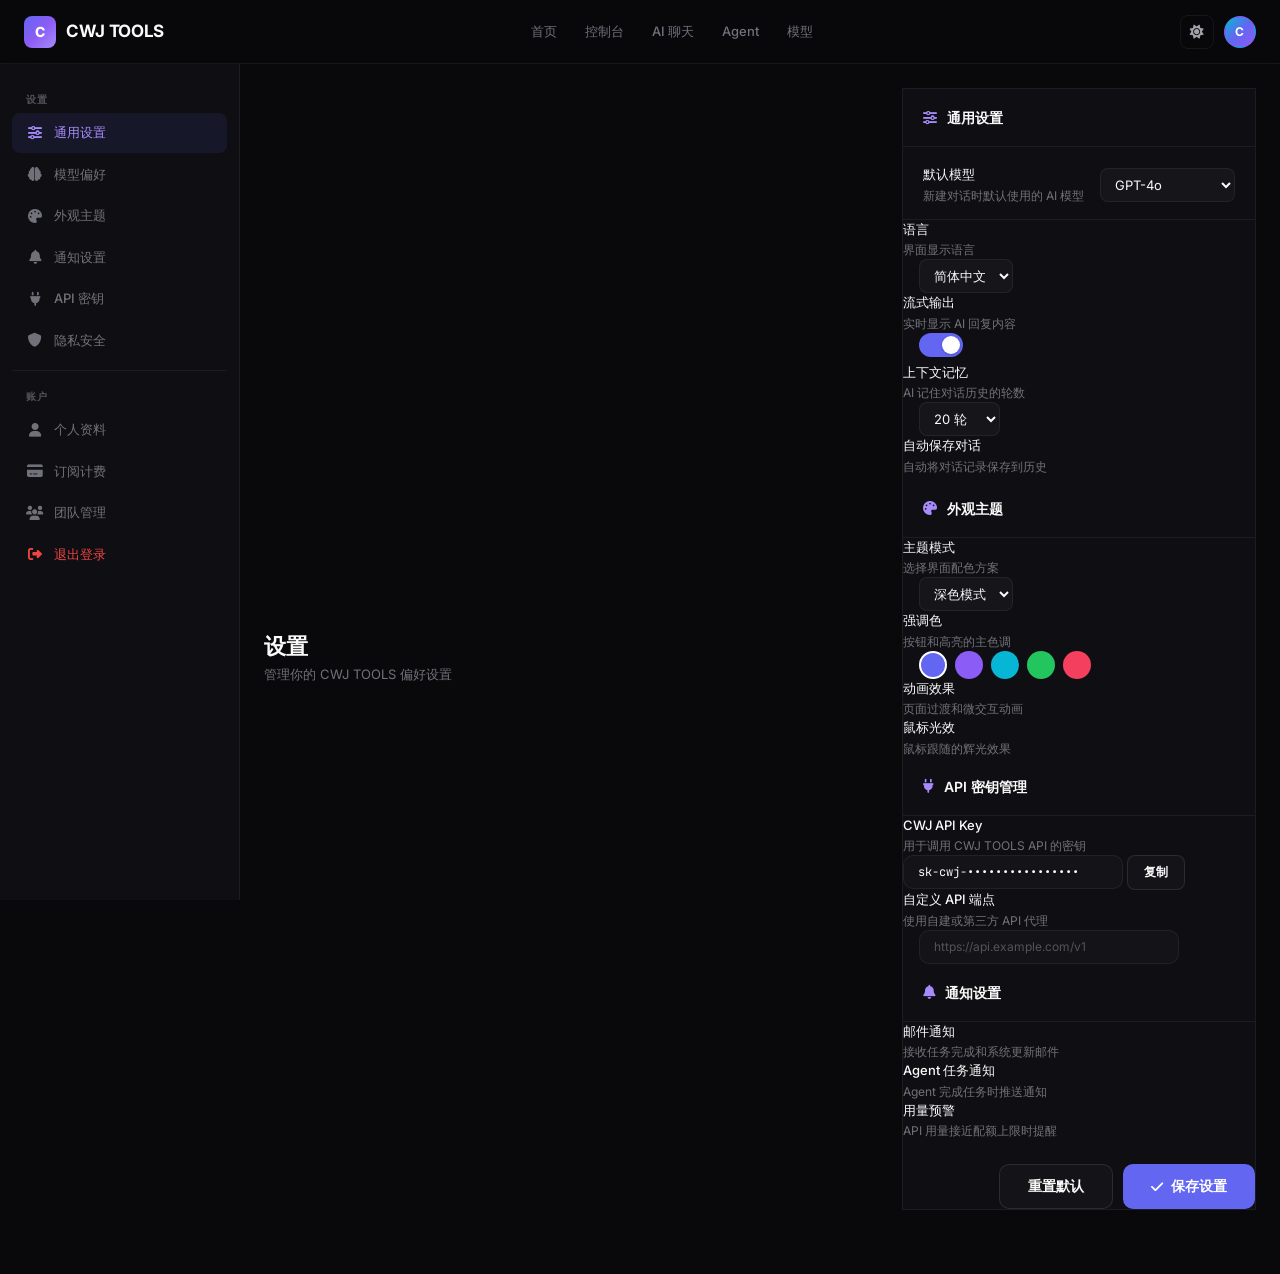
<file: settings.html>
<!DOCTYPE html>
<html lang="zh-CN">
<head>
<meta charset="UTF-8">
<meta name="theme-color" content="#09090b">
<link rel="preconnect" href="https://fonts.googleapis.com">
<link rel="preconnect" href="https://fonts.gstatic.com" crossorigin>
<link rel="preconnect" href="https://cdnjs.cloudflare.com">
<meta name="viewport" content="width=device-width,initial-scale=1,maximum-scale=1">
<meta name="description" content="CWJ TOOLS 设置 — 管理你的偏好、API 密钥和通知。">
<title>设置 — CWJ TOOLS</title>
<link rel="stylesheet" href="https://cdnjs.cloudflare.com/ajax/libs/font-awesome/6.5.1/css/all.min.css">
<link href="https://fonts.googleapis.com/css2?family=Inter:wght@300;400;500;600;700;800&family=JetBrains+Mono:wght@400;500&display=swap" rel="stylesheet">
<link rel="stylesheet" href="shared.css">
<style>
.settings-section{background:var(--bg-2);border:1px solid var(--border);border-radius:var(--radius);margin-bottom:16px;overflow:hidden}
.settings-header{padding:18px 20px;border-bottom:1px solid var(--border);display:flex;align-items:center;gap:10px}
.settings-header i{font-size:14px;color:var(--accent-3)}
.settings-header h3{font-size:14px;font-weight:600}
.settings-body{padding:4px 0}
.settings-row{display:flex;align-items:center;justify-content:space-between;padding:14px 20px;border-bottom:1px solid var(--border)}
.settings-row:last-child{border-bottom:none}
.settings-row-left{flex:1}
.settings-row-label{font-size:13px;font-weight:500;margin-bottom:2px}
.settings-row-desc{font-size:12px;color:var(--text-4)}
.settings-row-right{margin-left:16px;flex-shrink:0}
.settings-select{
  height:34px;border-radius:8px;border:1px solid var(--border);
  background:rgba(255,255,255,0.03);color:var(--text);font-size:13px;
  padding:0 10px;outline:none;font-family:var(--font);
}
</style>
</head>
<body>
<div class="loading-overlay"><svg class="svg-loader" viewBox="0 0 48 48" width="48" height="48"><circle cx="24" cy="24" r="20" fill="none" stroke="#6366f1" stroke-width="3" stroke-linecap="round" stroke-dasharray="120" stroke-dashoffset="120" style="animation:strokeDraw 1.5s ease-in-out infinite;transform-origin:center"/></svg><div class="loading-text">加载中...</div></div>
<a class="skip-link" href="#main">跳转到主要内容</a>

<nav class="nav" role="navigation" aria-label="主导航">
  <div class="nav-inner">
    <a href="index.html" class="nav-logo"><div class="logo-icon">C</div> CWJ TOOLS</a>
    <div class="nav-links">
      <a href="index.html">首页</a><a href="dashboard.html">控制台</a><a href="chat.html">AI 聊天</a>
      <a href="agent.html">Agent</a><a href="models.html">模型</a>
    </div>
    <div class="nav-right">
      <button class="theme-toggle" aria-label="切换主题"><i class="fas fa-sun"></i></button>
      <a href="profile.html" class="nav-avatar">C</a>
      <button class="nav-mobile" id="navToggle" aria-label="菜单" aria-expanded="false" aria-controls="mobileMenu"><i class="fas fa-bars"></i></button>
  </div>
</nav>
<div class="mobile-menu" id="mobileMenu" role="menu">
  <a href="index.html">首页</a><a href="dashboard.html">控制台</a><a href="chat.html">AI 聊天</a>
  <a href="agent.html">Agent</a><a href="models.html">模型</a><a href="settings.html">设置</a>
</div>
<div class="dash-shell">
  <aside class="dash-sidebar">
    <div class="dash-sidebar-label">设置</div>
    <div class="dash-sidebar-item active"><i class="fas fa-sliders"></i> 通用设置</div>
    <div class="dash-sidebar-item"><i class="fas fa-brain"></i> 模型偏好</div>
    <div class="dash-sidebar-item"><i class="fas fa-palette"></i> 外观主题</div>
    <div class="dash-sidebar-item"><i class="fas fa-bell"></i> 通知设置</div>
    <div class="dash-sidebar-item"><i class="fas fa-plug"></i> API 密钥</div>
    <div class="dash-sidebar-item"><i class="fas fa-shield"></i> 隐私安全</div>
    <div class="dash-sidebar-divider"></div>
    <div class="dash-sidebar-label">账户</div>
    <a href="profile.html" class="dash-sidebar-item"><i class="fas fa-user"></i> 个人资料</a>
    <div class="dash-sidebar-item"><i class="fas fa-credit-card"></i> 订阅计费</div>
    <div class="dash-sidebar-item"><i class="fas fa-users"></i> 团队管理</div>
    <div class="dash-sidebar-item" style="color:#ef4444"><i class="fas fa-right-from-bracket"></i> 退出登录</div>
  </aside>
  <main class="dash-main" id="main">
    <div class="dash-header">
      <div><h1>设置</h1><div class="dash-header-sub">管理你的 CWJ TOOLS 偏好设置</div></div>
    <div class="settings-section">
      <div class="settings-header"><i class="fas fa-sliders"></i><h3>通用设置</h3></div>
      <div class="settings-body">
        <div class="settings-row">
          <div class="settings-row-left"><div class="settings-row-label">默认模型</div><div class="settings-row-desc">新建对话时默认使用的 AI 模型</div></div>
          <div class="settings-row-right"><select class="settings-select"><option>GPT-4o</option><option>Claude 4 Opus</option><option>Gemini 2.5 Pro</option><option>DeepSeek R1</option></select></div>
        </div>
          <div class="settings-row-left"><div class="settings-row-label">语言</div><div class="settings-row-desc">界面显示语言</div></div>
          <div class="settings-row-right"><select class="settings-select"><option>简体中文</option><option>English</option><option>日本語</option></select></div>
          <div class="settings-row-left"><div class="settings-row-label">流式输出</div><div class="settings-row-desc">实时显示 AI 回复内容</div></div>
          <div class="settings-row-right"><label class="toggle"><input type="checkbox" checked><span class="track"></span><span class="thumb"></span></label></div>
          <div class="settings-row-left"><div class="settings-row-label">上下文记忆</div><div class="settings-row-desc">AI 记住对话历史的轮数</div></div>
          <div class="settings-row-right"><select class="settings-select"><option>20 轮</option><option>50 轮</option><option>100 轮</option><option>无限制</option></select></div>
          <div class="settings-row-left"><div class="settings-row-label">自动保存对话</div><div class="settings-row-desc">自动将对话记录保存到历史</div></div>
      </div>
      <div class="settings-header"><i class="fas fa-palette"></i><h3>外观主题</h3></div>
          <div class="settings-row-left"><div class="settings-row-label">主题模式</div><div class="settings-row-desc">选择界面配色方案</div></div>
          <div class="settings-row-right"><select class="settings-select"><option>深色模式</option><option>浅色模式</option><option>跟随系统</option></select></div>
          <div class="settings-row-left"><div class="settings-row-label">强调色</div><div class="settings-row-desc">按钮和高亮的主色调</div></div>
          <div class="settings-row-right" style="display:flex;gap:8px">
            <div style="width:28px;height:28px;border-radius:50%;background:#6366f1;cursor:pointer;border:2px solid #fff"></div>
            <div style="width:28px;height:28px;border-radius:50%;background:#8b5cf6;cursor:pointer;border:2px solid transparent"></div>
            <div style="width:28px;height:28px;border-radius:50%;background:#06b6d4;cursor:pointer;border:2px solid transparent"></div>
            <div style="width:28px;height:28px;border-radius:50%;background:#22c55e;cursor:pointer;border:2px solid transparent"></div>
            <div style="width:28px;height:28px;border-radius:50%;background:#f43f5e;cursor:pointer;border:2px solid transparent"></div>
          </div>
          <div class="settings-row-left"><div class="settings-row-label">动画效果</div><div class="settings-row-desc">页面过渡和微交互动画</div></div>
          <div class="settings-row-left"><div class="settings-row-label">鼠标光效</div><div class="settings-row-desc">鼠标跟随的辉光效果</div></div>
      <div class="settings-header"><i class="fas fa-plug"></i><h3>API 密钥管理</h3></div>
          <div class="settings-row-left"><div class="settings-row-label">CWJ API Key</div><div class="settings-row-desc">用于调用 CWJ TOOLS API 的密钥</div></div>
            <input class="form-input" type="text" value="sk-cwj-••••••••••••••••" readonly style="max-width:220px;width:100%;height:34px;font-size:12px;font-family:var(--mono)">
            <button class="btn btn-secondary btn-sm">复制</button>
          <div class="settings-row-left"><div class="settings-row-label">自定义 API 端点</div><div class="settings-row-desc">使用自建或第三方 API 代理</div></div>
          <div class="settings-row-right"><input class="form-input" type="text" placeholder="https://api.example.com/v1" style="max-width:260px;width:100%;height:34px;font-size:12px"></div>
      <div class="settings-header"><i class="fas fa-bell"></i><h3>通知设置</h3></div>
          <div class="settings-row-left"><div class="settings-row-label">邮件通知</div><div class="settings-row-desc">接收任务完成和系统更新邮件</div></div>
          <div class="settings-row-left"><div class="settings-row-label">Agent 任务通知</div><div class="settings-row-desc">Agent 完成任务时推送通知</div></div>
          <div class="settings-row-left"><div class="settings-row-label">用量预警</div><div class="settings-row-desc">API 用量接近配额上限时提醒</div></div>
    <div style="display:flex;justify-content:flex-end;gap:10px;margin-top:24px">
      <button class="btn btn-secondary">重置默认</button>
      <button class="btn btn-primary" data-magnetic><i class="fas fa-check"></i> 保存设置</button>
  </main>
<script defer src="https://cdnjs.cloudflare.com/ajax/libs/gsap/3.12.2/gsap.min.js"></script>
<script src="api.js"></script>
<script src="shared.js"></script>
</body>
</html>
</file>
<file: shared.css>
/* ══════════════════════════════════════════════════════
   CWJ TOOLS V4 — DESIGN SYSTEM
   Linear/Notion-inspired, dark/light mode, full responsive
   ══════════════════════════════════════════════════════ */
*,*::before,*::after{margin:0;padding:0;box-sizing:border-box}
@media(prefers-reduced-motion:reduce){*,*::before,*::after{animation-duration:0.01ms!important;transition-duration:0.01ms!important}}
:root{
  --bg:#09090b;--bg-2:#0f0f13;--bg-3:#141418;--bg-4:#1a1a1f;
  --border:rgba(255,255,255,0.06);--border-2:rgba(255,255,255,0.1);
  --text:#fafafa;--text-2:#e4e4e7;--text-3:#a1a1aa;--text-4:#71717a;--text-5:#52525b;
  --accent:#6366f1;--accent-2:#818cf8;--accent-3:#a78bfa;
  --cyan:#06b6d4;--green:#22c55e;--red:#ef4444;--yellow:#eab308;--orange:#f97316;--pink:#f43f5e;
  --g-1:linear-gradient(135deg,#6366f1,#8b5cf6,#a78bfa);--g-2:linear-gradient(135deg,#06b6d4,#6366f1,#8b5cf6);
  --r-xs:6px;--r-sm:8px;--r-md:10px;--r-lg:16px;--r-xl:20px;--r-2xl:24px;
  --ease:cubic-bezier(0.22,1,0.36,1);--spring:cubic-bezier(0.34,1.56,0.64,1);
  --dur-fast:0.15s;--dur:0.25s;--dur-slow:0.4s;
  --shadow-sm:0 1px 3px rgba(0,0,0,0.2);--shadow-md:0 8px 24px rgba(0,0,0,0.25);--shadow-lg:0 20px 50px rgba(0,0,0,0.35);
  --nav-h:64px;--sidebar-w:240px;--max-w:1320px;
  --font:'Inter',-apple-system,BlinkMacSystemFont,'Segoe UI',sans-serif;
  --mono:'JetBrains Mono','SF Mono','Fira Code',monospace;
  --loader-color:#6366f1;
}
/* LIGHT MODE */
[data-theme="light"]{
  --bg:#ffffff;--bg-2:#f9f9fb;--bg-3:#f3f3f6;--bg-4:#ececf0;
  --border:rgba(0,0,0,0.07);--border-2:rgba(0,0,0,0.12);
  --text:#18181b;--text-2:#27272a;--text-3:#52525b;--text-4:#71717a;--text-5:#a1a1aa;
  --shadow-sm:0 1px 3px rgba(0,0,0,0.06);--shadow-md:0 8px 24px rgba(0,0,0,0.08);--shadow-lg:0 20px 50px rgba(0,0,0,0.12);
  --loader-color:#6366f1;
}
html{scroll-behavior:smooth;background:var(--bg);color:var(--text);font-family:var(--font);font-size:16px;line-height:1.5;-webkit-font-smoothing:antialiased;overflow-x:hidden;text-size-adjust:100%}
body{background:var(--bg);min-height:100vh;overflow-x:hidden}
::selection{background:rgba(99,102,241,0.25);color:var(--text)}
:focus-visible{outline:2px solid var(--accent);outline-offset:2px;border-radius:4px}
img,video,canvas,svg{display:block;max-width:100%}
a{color:inherit;text-decoration:none}
button{font-family:var(--font);cursor:pointer}
input,textarea,select{font-family:var(--font)}
h1,h2,h3,h4,h5,h6{text-wrap:balance}
p{text-wrap:pretty}
::-webkit-scrollbar{width:5px;height:5px}
::-webkit-scrollbar-track{background:transparent}
::-webkit-scrollbar-thumb{background:var(--border-2);border-radius:3px}

/* ── LOADING OVERLAY ── */
.loading-overlay{
  position:fixed;inset:0;z-index:10000;background:var(--bg);
  display:flex;align-items:center;justify-content:center;
  flex-direction:column;gap:20px;
  transition:opacity 0.4s var(--ease),visibility 0.4s;
}
.loading-overlay.hide{opacity:0;visibility:hidden;pointer-events:none}
.loading-spinner{width:40px;height:40px;border:3px solid var(--border-2);border-top-color:var(--accent);border-radius:50%;animation:spin 0.7s linear infinite}
@keyframes spin{to{transform:rotate(360deg)}}
.loading-text{font-size:13px;color:var(--text-4);font-weight:500;letter-spacing:0.02em}

/* ── PAGE TRANSITION ── */
.page-transition{opacity:0;transform:translateY(8px);transition:opacity 0.35s var(--ease),transform 0.35s var(--ease)}
.page-transition.enter{opacity:1;transform:translateY(0)}

/* ── CURSOR GLOW ── */
.cursor-glow{position:fixed;width:400px;height:400px;border-radius:50%;background:radial-gradient(circle,rgba(99,102,241,0.05) 0%,transparent 70%);pointer-events:none;z-index:9998;transform:translate(-50%,-50%);opacity:0;transition:opacity var(--dur);will-change:left,top}
.cursor-glow.active{opacity:1}

/* ── NAV ── */
.nav{position:fixed;top:0;left:0;width:100%;z-index:1000;height:var(--nav-h);background:rgba(9,9,11,0.5);backdrop-filter:blur(20px) saturate(1.3);-webkit-backdrop-filter:blur(20px) saturate(1.3);border-bottom:1px solid var(--border);transition:background var(--dur),box-shadow var(--dur)}
[data-theme="light"] .nav{background:rgba(255,255,255,0.7)}
.nav.scrolled{background:rgba(9,9,11,0.88);box-shadow:var(--shadow-sm)}
[data-theme="light"] .nav.scrolled{background:rgba(255,255,255,0.9)}
.nav-inner{max-width:var(--max-w);margin:0 auto;height:100%;display:flex;align-items:center;justify-content:space-between;padding:0 24px}
.nav-logo{display:flex;align-items:center;gap:10px;font-weight:700;font-size:17px;letter-spacing:-0.02em}
.logo-icon{width:32px;height:32px;border-radius:var(--r-sm);background:var(--g-1);display:flex;align-items:center;justify-content:center;font-size:14px;color:#fff;font-weight:800;flex-shrink:0}
.nav-links{display:flex;gap:28px;align-items:center}
.nav-links a{font-size:13px;color:var(--text-4);font-weight:500;transition:color var(--dur-fast);position:relative}
.nav-links a:hover,.nav-links a:focus-visible{color:var(--text)}
.nav-links a.active{color:var(--text)}
.nav-links a.active::after{content:'';position:absolute;bottom:-4px;left:0;width:100%;height:2px;background:var(--accent);border-radius:1px}
.nav-right{display:flex;align-items:center;gap:10px}
.nav-avatar{width:32px;height:32px;border-radius:50%;background:var(--g-2);display:flex;align-items:center;justify-content:center;font-size:12px;font-weight:700;cursor:pointer;transition:border-color var(--dur-fast);border:2px solid transparent;color:#fff}
.nav-avatar:hover,.nav-avatar:focus-visible{border-color:var(--accent)}
.nav-mobile{display:none;cursor:pointer;font-size:18px;color:var(--text);background:none;border:none;padding:4px}
.theme-toggle{width:34px;height:34px;border-radius:var(--r-sm);border:1px solid var(--border);background:transparent;color:var(--text-3);font-size:14px;display:flex;align-items:center;justify-content:center;cursor:pointer;transition:all var(--dur-fast)}
.theme-toggle:hover{background:var(--bg-3);color:var(--text);transform:rotate(20deg)}

/* ── MOBILE MENU ── */
.mobile-menu{display:none;position:fixed;top:var(--nav-h);left:0;width:100%;background:var(--bg);border-bottom:1px solid var(--border);padding:12px 24px;z-index:999}
.mobile-menu.open{display:block}
.mobile-menu a{display:block;padding:12px 0;font-size:14px;color:var(--text-4);font-weight:500;border-bottom:1px solid var(--border)}
.mobile-menu a:last-child{border-bottom:none}
.mobile-menu a:hover{color:var(--text)}

/* ── HERO ── */
.hero{position:relative;min-height:100vh;display:flex;align-items:center;justify-content:center;padding:120px 24px 80px;overflow:hidden}
.hero-glow{position:absolute;width:700px;height:700px;border-radius:50%;filter:blur(120px);pointer-events:none}
.hero-glow-1{top:-250px;left:-200px;background:#6366f1;opacity:0.1}
.hero-glow-2{bottom:-250px;right:-200px;background:#8b5cf6;opacity:0.08}
.hero-glow-3{top:50%;left:50%;transform:translate(-50%,-50%);background:#06b6d4;opacity:0.05;width:500px;height:500px}
.hero-grid{position:absolute;inset:0;background-image:linear-gradient(var(--border) 1px,transparent 1px),linear-gradient(90deg,var(--border) 1px,transparent 1px);background-size:64px 64px;mask-image:radial-gradient(ellipse 70% 50% at 50% 40%,black 20%,transparent 100%);-webkit-mask-image:radial-gradient(ellipse 70% 50% at 50% 40%,black 20%,transparent 100%)}
.hero-content{position:relative;z-index:2;text-align:center;max-width:860px}
.hero-badge{display:inline-flex;align-items:center;gap:8px;padding:6px 16px;border-radius:100px;background:rgba(99,102,241,0.08);border:1px solid rgba(99,102,241,0.15);font-size:12px;color:var(--accent-3);margin-bottom:28px;font-weight:500}
.hero-badge .dot{width:6px;height:6px;border-radius:50%;background:var(--accent);animation:dotPulse 2s ease-in-out infinite}
@keyframes dotPulse{0%,100%{opacity:1;box-shadow:0 0 0 0 rgba(99,102,241,0.4)}50%{opacity:0.5;box-shadow:0 0 0 6px rgba(99,102,241,0)}}
.hero h1{font-size:clamp(2.5rem,6vw,4.2rem);font-weight:800;line-height:1.08;letter-spacing:-0.04em;margin-bottom:24px;background:linear-gradient(180deg,var(--text) 0%,var(--text-3) 100%);-webkit-background-clip:text;-webkit-text-fill-color:transparent;background-clip:text}
.hero p{font-size:clamp(0.95rem,1.8vw,1.15rem);color:var(--text-4);line-height:1.75;max-width:580px;margin:0 auto 40px}
.hero-btns{display:flex;gap:14px;justify-content:center;flex-wrap:wrap}
.hero-metrics{display:flex;gap:48px;justify-content:center;margin-top:64px;padding-top:40px;border-top:1px solid var(--border)}
.hero-metric{text-align:center}
.hero-metric .num{font-size:26px;font-weight:700;font-family:var(--mono);color:var(--accent)}
.hero-metric .label{font-size:12px;color:var(--text-4);margin-top:4px}

/* ── BUTTONS ── */
.btn{display:inline-flex;align-items:center;justify-content:center;gap:8px;padding:12px 28px;border-radius:var(--r-md);font-size:14px;font-weight:600;cursor:pointer;border:none;position:relative;overflow:hidden;transition:transform var(--dur) var(--ease),box-shadow var(--dur),background var(--dur-fast);white-space:nowrap}
.btn:active{transform:scale(0.97)}
.btn-primary{background:var(--accent);color:#fff}
.btn-primary:hover{background:var(--accent-2);transform:translateY(-1px);box-shadow:0 8px 25px rgba(99,102,241,0.25)}
.btn-secondary{background:var(--bg-3);color:var(--text);border:1px solid var(--border-2)}
.btn-secondary:hover{background:var(--bg-4);border-color:var(--text-5)}
.btn-ghost{background:transparent;color:var(--text-4);padding:8px 16px}
.btn-ghost:hover{color:var(--text);background:var(--bg-3)}
.btn-sm{padding:8px 16px;font-size:12px;border-radius:var(--r-sm)}
.btn-lg{padding:16px 36px;font-size:15px;border-radius:12px}

/* ── SECTION ── */
.section{padding:100px 24px;position:relative}
.section-inner{max-width:1200px;margin:0 auto}
.section-label{display:inline-flex;align-items:center;gap:6px;font-size:11px;font-weight:600;text-transform:uppercase;letter-spacing:0.12em;color:var(--accent-3);margin-bottom:14px}
.section-title{font-size:clamp(1.8rem,4vw,2.6rem);font-weight:700;letter-spacing:-0.03em;line-height:1.15;margin-bottom:14px}
.section-desc{font-size:15px;color:var(--text-4);line-height:1.7;max-width:540px}

/* ── CARDS ── */
.card{background:var(--bg-2);border:1px solid var(--border);border-radius:var(--r-lg);padding:24px;transition:transform var(--dur-slow) var(--ease),border-color var(--dur),box-shadow var(--dur)}
.card:hover{transform:translateY(-2px);border-color:var(--border-2);box-shadow:var(--shadow-md)}

/* ── TOOLS ── */
.tools-grid{display:grid;grid-template-columns:repeat(auto-fill,minmax(260px,1fr));gap:16px;margin-top:48px}
.tool-card{background:var(--bg-2);border:1px solid var(--border);border-radius:var(--r-lg);padding:24px;transition:all var(--dur-slow) var(--ease);cursor:pointer;position:relative;overflow:hidden}
.tool-card::before{content:'';position:absolute;inset:0;background:linear-gradient(135deg,rgba(99,102,241,0.04) 0%,transparent 50%);opacity:0;transition:opacity var(--dur);pointer-events:none}
.tool-card:hover::before{opacity:1}
.tool-card:hover{transform:translateY(-4px);border-color:rgba(99,102,241,0.18);box-shadow:0 16px 40px rgba(0,0,0,0.25)}
.tool-card>*{position:relative;z-index:1}
.tool-icon{width:44px;height:44px;border-radius:12px;display:flex;align-items:center;justify-content:center;font-size:18px;margin-bottom:16px;background:rgba(99,102,241,0.1);color:var(--accent-2)}
.tool-card h3{font-size:15px;font-weight:600;margin-bottom:6px}
.tool-card p{font-size:13px;color:var(--text-4);line-height:1.6}
.tool-tag{display:inline-block;margin-top:12px;font-size:11px;font-weight:500;padding:3px 10px;border-radius:100px;background:rgba(99,102,241,0.1);color:var(--accent-3)}

/* ── STATS ── */
.stats-grid{display:grid;grid-template-columns:repeat(4,1fr);gap:16px;margin-top:48px}
.stat-card{background:var(--bg-2);border:1px solid var(--border);border-radius:var(--r-lg);padding:24px;transition:all var(--dur) var(--ease)}
.stat-card:hover{border-color:var(--border-2);transform:translateY(-2px)}
.stat-icon{width:36px;height:36px;border-radius:var(--r-sm);display:flex;align-items:center;justify-content:center;font-size:14px;margin-bottom:14px}
.stat-num{font-size:26px;font-weight:700;font-family:var(--mono);letter-spacing:-0.02em;margin-bottom:4px}
.stat-label{font-size:12px;color:var(--text-4)}
.stat-change{display:inline-flex;align-items:center;gap:4px;font-size:11px;font-weight:600;margin-top:8px;padding:2px 8px;border-radius:100px}
.stat-change.up{background:rgba(34,197,94,0.1);color:var(--green)}
.stat-change.down{background:rgba(239,68,68,0.1);color:var(--red)}

/* ── DASHBOARD SHELL ── */
.dash-shell{display:grid;grid-template-columns:var(--sidebar-w) 1fr;min-height:100vh;padding-top:var(--nav-h)}
.dash-sidebar{background:var(--bg-2);border-right:1px solid var(--border);padding:20px 12px;position:sticky;top:var(--nav-h);height:calc(100vh - var(--nav-h));overflow-y:auto;display:flex;flex-direction:column;gap:2px;scrollbar-width:thin}
.dash-sidebar-item{display:flex;align-items:center;gap:10px;padding:10px 14px;border-radius:var(--r-sm);font-size:13px;color:var(--text-4);cursor:pointer;transition:all var(--dur-fast);font-weight:500}
.dash-sidebar-item:hover{background:var(--bg-3);color:var(--text-2)}
.dash-sidebar-item.active{background:rgba(99,102,241,0.1);color:var(--accent-3)}
.dash-sidebar-item i{width:18px;text-align:center;font-size:14px}
.dash-sidebar-divider{height:1px;background:var(--border);margin:8px 0}
.dash-sidebar-label{font-size:10px;text-transform:uppercase;letter-spacing:0.1em;color:var(--text-5);padding:8px 14px 4px;font-weight:600}
.dash-main{padding:24px;overflow-y:auto;min-height:calc(100vh - var(--nav-h))}
.dash-header{display:flex;align-items:center;justify-content:space-between;margin-bottom:24px;flex-wrap:wrap;gap:12px}
.dash-header h1{font-size:22px;font-weight:700;letter-spacing:-0.02em}
.dash-header-sub{font-size:13px;color:var(--text-4);margin-top:2px}

/* ── FORMS ── */
.form-group{margin-bottom:20px}
.form-label{display:block;font-size:13px;font-weight:500;margin-bottom:6px;color:var(--text-2)}
.form-input{width:100%;height:42px;border-radius:var(--r-md);border:1px solid var(--border);background:var(--bg-3);color:var(--text);font-size:14px;padding:0 14px;outline:none;transition:border-color var(--dur-fast),box-shadow var(--dur-fast)}
.form-input:focus{border-color:rgba(99,102,241,0.4);box-shadow:0 0 0 3px rgba(99,102,241,0.08)}
.form-input::placeholder{color:var(--text-5)}
textarea.form-input{height:auto;min-height:100px;padding:12px 14px;resize:vertical}

/* ── TOGGLE ── */
.toggle{position:relative;width:44px;height:24px;cursor:pointer;display:inline-block}
.toggle input{position:absolute;opacity:0;width:0;height:0}
.toggle .track{position:absolute;inset:0;border-radius:12px;background:var(--bg-4);transition:background var(--dur)}
.toggle input:checked+.track{background:var(--accent)}
.toggle .thumb{position:absolute;top:3px;left:3px;width:18px;height:18px;border-radius:50%;background:#fff;transition:transform var(--dur) var(--spring);box-shadow:0 1px 3px rgba(0,0,0,0.2)}
.toggle input:checked~.thumb{transform:translateX(20px)}
.toggle input:focus-visible+.track{box-shadow:0 0 0 3px rgba(99,102,241,0.15)}

/* ── BADGE ── */
.badge{display:inline-flex;align-items:center;gap:4px;padding:3px 10px;border-radius:100px;font-size:11px;font-weight:600}
.badge-accent{background:rgba(99,102,241,0.1);color:var(--accent-3)}
.badge-green{background:rgba(34,197,94,0.1);color:var(--green)}
.badge-red{background:rgba(239,68,68,0.1);color:var(--red)}
.badge-yellow{background:rgba(234,179,8,0.1);color:var(--yellow)}
.badge-cyan{background:rgba(6,182,212,0.1);color:var(--cyan)}

/* ── TABLE ── */
.table-wrap{overflow-x:auto;border:1px solid var(--border);border-radius:var(--r-lg)}
table{width:100%;border-collapse:collapse}
th{text-align:left;padding:12px 16px;font-size:11px;text-transform:uppercase;letter-spacing:0.06em;color:var(--text-4);font-weight:600;background:var(--bg-3);border-bottom:1px solid var(--border)}
td{padding:12px 16px;font-size:13px;border-bottom:1px solid var(--border);color:var(--text-2)}
tr:last-child td{border-bottom:none}
tr:hover td{background:var(--bg-3)}

/* ── TABS ── */
.tabs{display:flex;gap:4px;border-bottom:1px solid var(--border);margin-bottom:24px;overflow-x:auto}
.tab{padding:10px 18px;font-size:13px;font-weight:500;color:var(--text-4);cursor:pointer;border-bottom:2px solid transparent;transition:all var(--dur-fast);white-space:nowrap;flex-shrink:0}
.tab:hover{color:var(--text-2)}
.tab.active{color:var(--text);border-bottom-color:var(--accent)}

/* ── FOOTER ── */
.footer{border-top:1px solid var(--border);padding:64px 24px 32px}
.footer-inner{max-width:1200px;margin:0 auto}
.footer-grid{display:grid;grid-template-columns:2fr 1fr 1fr 1fr;gap:48px;margin-bottom:48px}
.footer-brand h3{font-size:17px;font-weight:700;margin-bottom:12px;display:flex;align-items:center;gap:8px}
.footer-brand p{font-size:13px;color:var(--text-4);line-height:1.7;max-width:300px}
.footer-col h4{font-size:12px;font-weight:600;text-transform:uppercase;letter-spacing:0.06em;margin-bottom:14px;color:var(--text)}
.footer-col a{display:block;font-size:13px;color:var(--text-4);margin-bottom:9px;transition:color var(--dur-fast)}
.footer-col a:hover{color:var(--text)}
.footer-bottom{display:flex;justify-content:space-between;align-items:center;padding-top:24px;border-top:1px solid var(--border);font-size:12px;color:var(--text-4)}
.footer-social{display:flex;gap:12px}
.footer-social a{width:34px;height:34px;border-radius:var(--r-sm);display:flex;align-items:center;justify-content:center;background:var(--bg-3);color:var(--text-4);transition:all var(--dur-fast);font-size:13px}
.footer-social a:hover{background:rgba(99,102,241,0.1);color:var(--accent-3)}

/* ── PARTICLES ── */
.particle{position:absolute;border-radius:50%;pointer-events:none;background:radial-gradient(circle,rgba(99,102,241,0.1) 0%,transparent 70%);animation:particleFloat linear infinite;will-change:transform}
@keyframes particleFloat{0%{transform:translateY(0) scale(1);opacity:0}10%{opacity:1}90%{opacity:1}100%{transform:translateY(-100vh) scale(0.4);opacity:0}}

/* ── REVEAL ── */
.reveal{opacity:0;transform:translateY(20px);transition:opacity 0.6s var(--ease),transform 0.6s var(--ease)}
.reveal.visible{opacity:1;transform:translateY(0)}

/* ── SKIP LINK ── */
.skip-link{position:fixed;top:-100%;left:16px;z-index:10000;padding:12px 20px;background:var(--accent);color:#fff;border-radius:var(--r-sm);font-size:14px;font-weight:600;transition:top var(--dur-fast)}
.skip-link:focus{top:16px}

/* ── CHAT MSGS ── */
.msg{display:flex;gap:12px;max-width:85%}
.msg.ai{align-self:flex-start}
.msg.user{align-self:flex-end;flex-direction:row-reverse}
.msg-avatar{width:32px;height:32px;border-radius:10px;flex-shrink:0;display:flex;align-items:center;justify-content:center;font-size:12px;font-weight:700}
.msg.ai .msg-avatar{background:var(--g-1);color:#fff}
.msg.user .msg-avatar{background:var(--bg-4);color:var(--text-4)}
.msg-body{padding:12px 16px;border-radius:14px;font-size:14px;line-height:1.7}
.msg.ai .msg-body{background:var(--bg-3);border:1px solid var(--border);border-bottom-left-radius:4px}
.msg.user .msg-body{background:rgba(99,102,241,0.08);border:1px solid rgba(99,102,241,0.12);border-bottom-right-radius:4px}
.msg-body code{font-family:var(--mono);font-size:12px;background:var(--bg-4);padding:2px 6px;border-radius:4px;color:var(--green)}
.msg-body pre{background:var(--bg-4);border-radius:8px;padding:14px;margin:10px 0;overflow-x:auto;font-size:12px;line-height:1.6;border:1px solid var(--border)}
.msg-body pre code{background:none;padding:0;color:var(--text)}
.msg-time{font-size:10px;color:var(--text-5);margin-top:4px}
.msg-actions{display:flex;gap:4px;margin-top:6px}
.msg-actions button{font-size:11px;color:var(--text-5);background:none;border:none;cursor:pointer;padding:2px 6px;border-radius:4px;transition:all var(--dur-fast)}
.msg-actions button:hover{background:var(--bg-4);color:var(--text-3)}

/* ── RESPONSIVE ── */
@media(max-width:1024px){.dash-shell{grid-template-columns:1fr}.dash-sidebar{display:none}.stats-grid{grid-template-columns:repeat(2,1fr)}.footer-grid{grid-template-columns:1fr 1fr}}
@media(max-width:768px){:root{--nav-h:56px}.nav-links{display:none}.nav-mobile{display:block}.hero{padding:100px 20px 60px}.hero-metrics{flex-direction:column;gap:20px}.stats-grid{grid-template-columns:1fr}.tools-grid{grid-template-columns:1fr}.section{padding:60px 16px}.footer-grid{grid-template-columns:1fr}.footer-bottom{flex-direction:column;gap:16px;text-align:center}.dash-main{padding:16px}}

/* ═══ V4.1 EFFECTS ═══ */

/* ① GLASSMORPHISM CARDS */
.card,.tool-card,.stat-card,.agent-card,.model-card,.login-card{
  background:rgba(15,15,19,0.6);
  backdrop-filter:blur(20px) saturate(1.2);
  -webkit-backdrop-filter:blur(20px) saturate(1.2);
  border:1px solid transparent;
  background-clip:padding-box;
  position:relative;
}
.card::after,.tool-card::after,.stat-card::after,.agent-card::after,.model-card::after,.login-card::after{
  content:'';position:absolute;inset:-1px;border-radius:inherit;z-index:-1;
  background:linear-gradient(135deg,rgba(99,102,241,0.15),rgba(255,255,255,0.04) 40%,rgba(139,92,246,0.1));
  opacity:0.5;transition:opacity 0.3s;
}
.card:hover::after,.tool-card:hover::after,.stat-card:hover::after{
  opacity:1;
}
[data-theme="light"] .card,[data-theme="light"] .tool-card,[data-theme="light"] .stat-card,
[data-theme="light"] .agent-card,[data-theme="light"] .model-card,[data-theme="light"] .login-card{
  background:rgba(255,255,255,0.7);
}
[data-theme="light"] .card::after,[data-theme="light"] .tool-card::after,[data-theme="light"] .stat-card::after{
  background:linear-gradient(135deg,rgba(99,102,241,0.12),rgba(0,0,0,0.03) 40%,rgba(139,92,246,0.08));
}

/* ② 3D TILT (base, JS applies transforms live) */
.tilt-card{
  transform-style:preserve-3d;
  transition:transform 0.15s ease-out,box-shadow 0.3s;
  will-change:transform;
}
.tilt-card:hover{
  box-shadow:0 20px 40px rgba(0,0,0,0.25),0 0 0 1px rgba(99,102,241,0.08);
}

/* ④ LIQUID BUTTON */
.btn-liquid{
  transition:transform 0.25s cubic-bezier(0.34,1.56,0.64,1),
             border-radius 0.25s cubic-bezier(0.34,1.56,0.64,1),
             box-shadow 0.3s;
}
.btn-liquid:active{
  transform:scale(0.95);
  border-radius:20px;
  box-shadow:0 4px 15px rgba(99,102,241,0.2);
}

/* ⑤ BREATHING BACKGROUND */
@keyframes breathe{
  0%{background-position:0% 50%}
  50%{background-position:100% 50%}
  100%{background-position:0% 50%}
}
.breath-bg{
  background:linear-gradient(-45deg,#09090b,#0f0f1a,#0a0a14,#0d0d18);
  background-size:400% 400%;
  animation:breathe 15s ease infinite;
}
[data-theme="light"] .breath-bg{
  background:linear-gradient(-45deg,#ffffff,#f5f3ff,#ede9fe,#f0f0ff);
  background-size:400% 400%;
  animation:breathe 15s ease infinite;
}

/* ⑥ SVG LOADING STROKE ANIMATION */
.svg-loader{width:48px;height:48px}
.svg-loader circle{
  fill:none;stroke:var(--accent);stroke-width:3;stroke-linecap:round;
  stroke-dasharray:120;stroke-dashoffset:120;
  animation:strokeDraw 1.5s ease-in-out infinite;
  transform-origin:center;
}
@keyframes strokeDraw{
  0%{stroke-dashoffset:120;transform:rotate(0deg)}
  50%{stroke-dashoffset:0;transform:rotate(180deg)}
  100%{stroke-dashoffset:-120;transform:rotate(360deg)}
}

/* ⑦ EMPTY STATE ILLUSTRATION */
.empty-state{
  display:flex;flex-direction:column;align-items:center;justify-content:center;
  padding:48px 24px;text-align:center;
}
.empty-state .empty-icon{
  font-size:48px;margin-bottom:16px;
  animation:emptyFloat 3s ease-in-out infinite;
}
@keyframes emptyFloat{
  0%,100%{transform:translateY(0) rotate(0deg)}
  25%{transform:translateY(-8px) rotate(-2deg)}
  75%{transform:translateY(-4px) rotate(2deg)}
}
.empty-state .empty-title{font-size:16px;font-weight:600;margin-bottom:8px;color:var(--text-2)}
.empty-state .empty-desc{font-size:13px;color:var(--text-4);max-width:280px;line-height:1.6}
.empty-state .empty-action{margin-top:20px}

/* Loading overlay uses SVG loader */
.loading-overlay .loading-spinner{
  width:48px;height:48px;border:none;background:none;
  animation:none;
}

/* ═══ V4.2 EFFECTS ═══ */

/* ① TYPING CURSOR */
.typing-cursor{
  display:inline-block;width:2px;height:1em;
  background:var(--accent);margin-left:2px;
  animation:cursorBlink 0.8s step-end infinite;
  vertical-align:text-bottom;
}
@keyframes cursorBlink{
  0%,100%{opacity:1}
  50%{opacity:0}
}
.typing-text{overflow:hidden;white-space:pre-wrap}

/* ② ICON MICRO-INTERACTIONS */
.icon-bounce{
  transition:transform 0.3s cubic-bezier(0.34,1.56,0.64,1);
  display:inline-flex;align-items:center;justify-content:center;
}
.icon-bounce:hover{transform:translateY(-3px) scale(1.1)}
.icon-spin{transition:transform 0.4s cubic-bezier(0.34,1.56,0.64,1)}
.icon-spin:hover{transform:rotate(15deg) scale(1.1)}
.icon-pop{transition:transform 0.25s cubic-bezier(0.34,1.56,0.64,1)}
.icon-pop:hover{transform:scale(1.25)}
.tool-icon,.stat-icon,.nav-avatar,.theme-toggle,.social-btn i,.nav-item .nav-icon{
  transition:transform 0.3s cubic-bezier(0.34,1.56,0.64,1);
}
.tool-icon:hover,.stat-icon:hover{transform:translateY(-3px) scale(1.08)}

/* ③ RIPPLE EFFECT */
.ripple-container{position:relative;overflow:hidden}
.ripple{
  position:absolute;border-radius:50%;
  background:rgba(99,102,241,0.25);
  transform:scale(0);
  animation:rippleAnim 0.6s ease-out forwards;
  pointer-events:none;
}
@keyframes rippleAnim{
  to{transform:scale(4);opacity:0}
}

/* ④ DYNAMIC SHADOW (applied by JS) */
.dynamic-shadow{
  transition:box-shadow 0.8s ease-out;
}

/* ⑤ SVG STROKE REVEAL */
.svg-reveal path,.svg-reveal line,.svg-reveal circle{
  stroke-dasharray:1000;
  stroke-dashoffset:1000;
  animation:svgReveal 2.5s ease forwards;
}
@keyframes svgReveal{
  to{stroke-dashoffset:0}
}

/* ⑥ STAGGER FADE-IN */
[data-stagger]>*{
  opacity:0;transform:translateY(16px);
  transition:opacity 0.5s ease,transform 0.5s cubic-bezier(0.22,1,0.36,1);
}
[data-stagger].visible>*{opacity:1;transform:translateY(0)}
[data-stagger].visible>*:nth-child(1){transition-delay:0s}
[data-stagger].visible>*:nth-child(2){transition-delay:0.08s}
[data-stagger].visible>*:nth-child(3){transition-delay:0.16s}
[data-stagger].visible>*:nth-child(4){transition-delay:0.24s}
[data-stagger].visible>*:nth-child(5){transition-delay:0.32s}
[data-stagger].visible>*:nth-child(6){transition-delay:0.4s}
[data-stagger].visible>*:nth-child(7){transition-delay:0.48s}
[data-stagger].visible>*:nth-child(8){transition-delay:0.56s}
[data-stagger].visible>*:nth-child(8){transition-delay:0.56s}
[data-stagger].visible>*:nth-child(10){transition-delay:0.72s}
[data-stagger].visible>*:nth-child(11){transition-delay:0.8s}
[data-stagger].visible>*:nth-child(12){transition-delay:0.88s}

/* ═══ V4.3 EFFECTS ═══ */

/* ① SPLASH SCREEN */
.splash-screen{
  position:fixed;inset:0;z-index:99999;
  background:var(--bg);
  display:flex;align-items:center;justify-content:center;
  flex-direction:column;gap:16px;
  transition:opacity 0.5s ease,transform 0.5s ease;
}
.splash-screen.hide{
  opacity:0;transform:scale(1.05);
  pointer-events:none;
}
.splash-logo{
  width:80px;height:80px;border-radius:20px;
  background:var(--g-1);
  display:flex;align-items:center;justify-content:center;
  font-size:32px;color:#fff;font-weight:900;
  opacity:0;transform:scale(0.6);
  animation:splashPop 0.8s cubic-bezier(0.34,1.56,0.64,1) 0.2s forwards;
}
@keyframes splashPop{
  to{opacity:1;transform:scale(1)}
}
.splash-text{
  font-size:14px;color:var(--text-4);font-weight:500;
  letter-spacing:0.05em;
  opacity:0;animation:splashFade 0.6s ease 0.6s forwards;
}
@keyframes splashFade{to{opacity:1}}
.splash-bar{
  width:120px;height:3px;border-radius:2px;background:var(--bg-3);
  overflow:hidden;opacity:0;animation:splashFade 0.4s ease 0.8s forwards;
}
.splash-bar-fill{
  height:100%;border-radius:2px;background:var(--g-1);
  width:0;animation:splashLoad 1s ease 0.9s forwards;
}
@keyframes splashLoad{to{width:100%}}

/* ③ FONT WEIGHT BREATHING */
@keyframes weightBreathe{
  0%,100%{font-weight:400}
  50%{font-weight:500}
}
.weight-breathe{
  animation:weightBreathe 4s ease-in-out infinite;
}

/* ④ BADGE NOTIFICATION */
.badge-toast{
  position:fixed;top:0;left:50%;transform:translateX(-50%) translateY(-100%);
  z-index:10001;
  background:var(--bg-2);border:1px solid var(--border-2);
  border-radius:0 0 16px 16px;
  padding:12px 24px;
  display:flex;align-items:center;gap:10px;
  font-size:13px;font-weight:600;
  box-shadow:0 8px 30px rgba(0,0,0,0.2);
  transition:transform 0.5s cubic-bezier(0.34,1.56,0.64,1);
}
.badge-toast.show{transform:translateX(-50%) translateY(0)}
.badge-toast .badge-icon{
  width:28px;height:28px;border-radius:50%;
  display:flex;align-items:center;justify-content:center;
  font-size:14px;
}
.badge-toast .badge-icon.success{background:rgba(34,197,94,0.15);color:var(--green)}
.badge-toast .badge-icon.warning{background:rgba(234,179,8,0.15);color:var(--yellow)}
.badge-toast .badge-icon.info{background:rgba(99,102,241,0.15);color:var(--accent)}

/* ② COLLAPSIBLE SUMMARY */
.msg-collapse-trigger{
  display:inline-flex;align-items:center;gap:6px;
  font-size:12px;color:var(--accent-3);cursor:pointer;
  margin-top:8px;padding:4px 10px;
  border:1px solid rgba(99,102,241,0.2);border-radius:6px;
  background:rgba(99,102,241,0.05);
  transition:all 0.2s;
}
.msg-collapse-trigger:hover{background:rgba(99,102,241,0.1)}
.msg-collapse-trigger .arrow{transition:transform 0.3s;font-size:10px}
.msg-collapse-trigger.open .arrow{transform:rotate(90deg)}
.msg-collapsed{
  max-height:0;overflow:hidden;
  transition:max-height 0.4s ease,opacity 0.3s ease;
  opacity:0;
}
.msg-collapsed.open{max-height:2000px;opacity:1}

/* Mobile overflow protection */
.settings-row-right{min-width:0;flex-shrink:1}
.settings-row{flex-wrap:wrap}
@media(max-width:768px){
  .settings-row{flex-direction:column;gap:8px}
  .settings-row-right{width:100%}
  .settings-row-right .form-input{width:100%!important;max-width:none!important}
  .model-grid{grid-template-columns:1fr}
}
</file>
